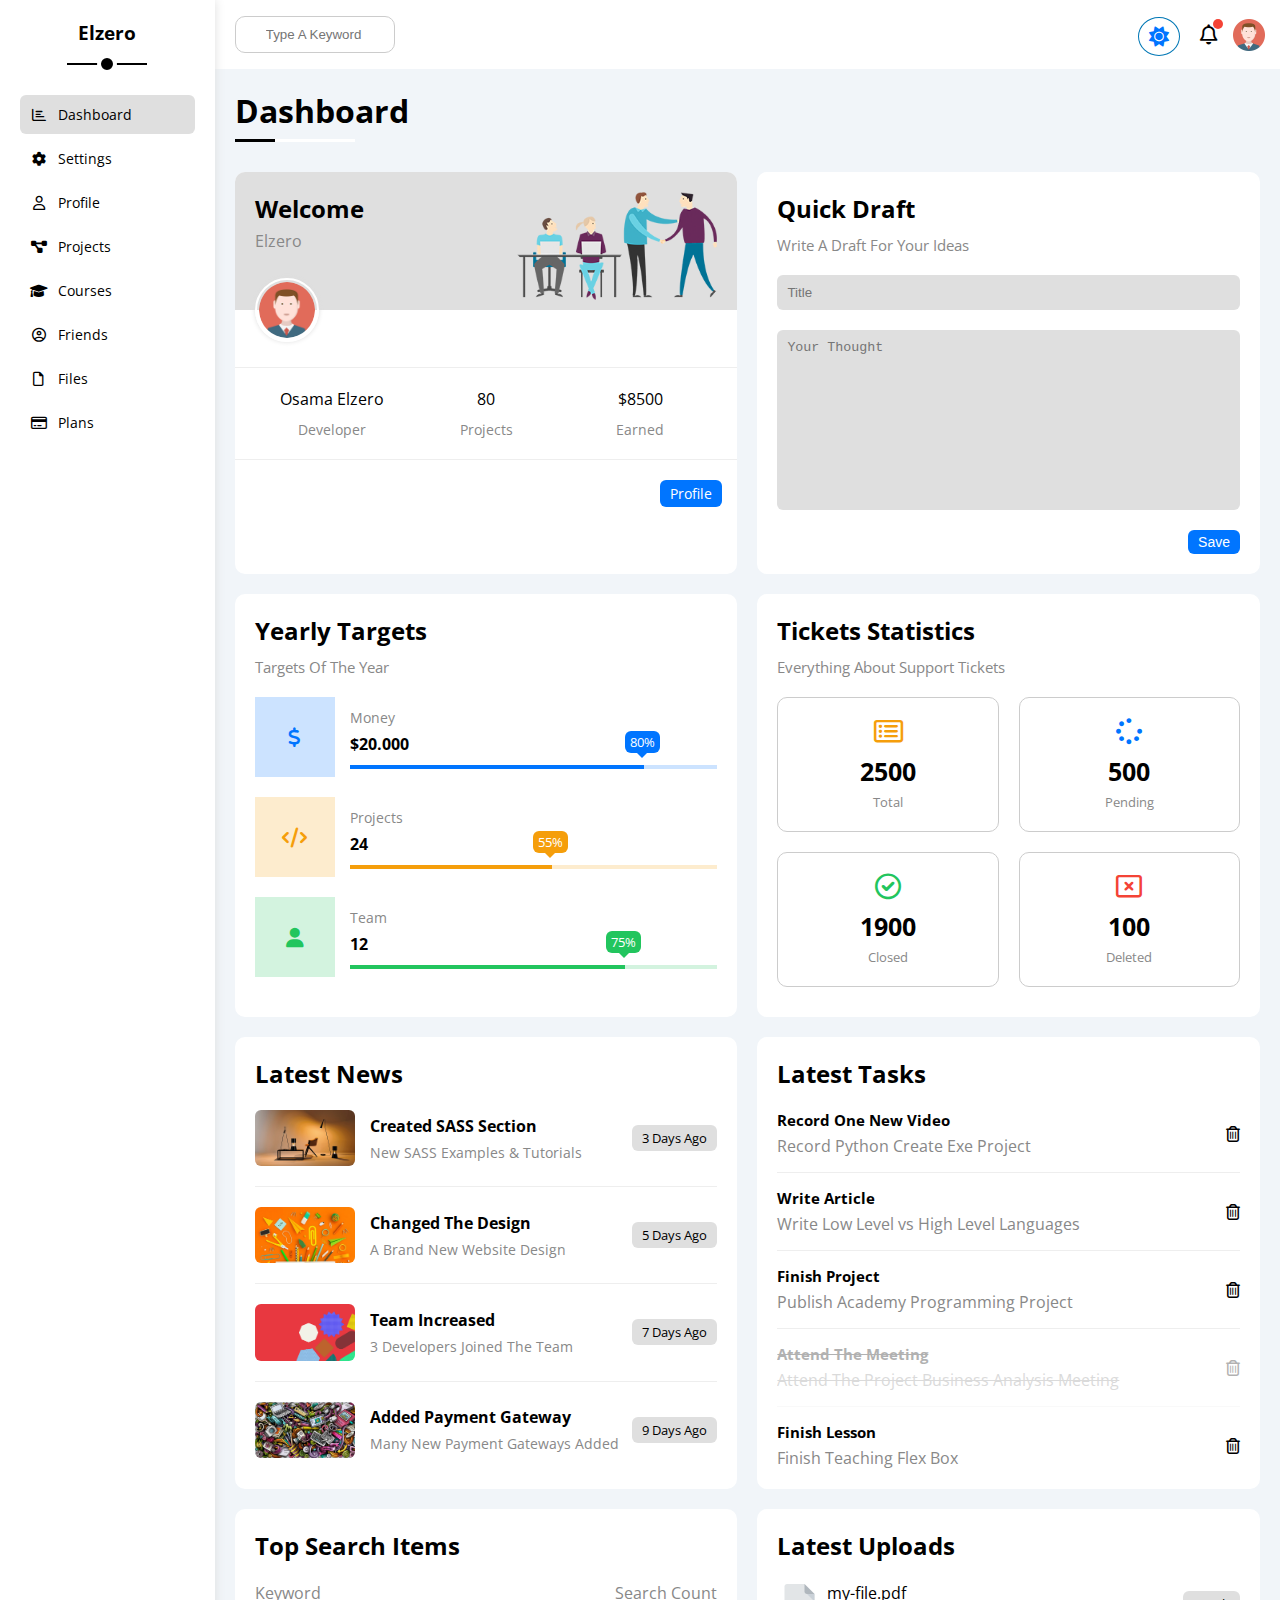
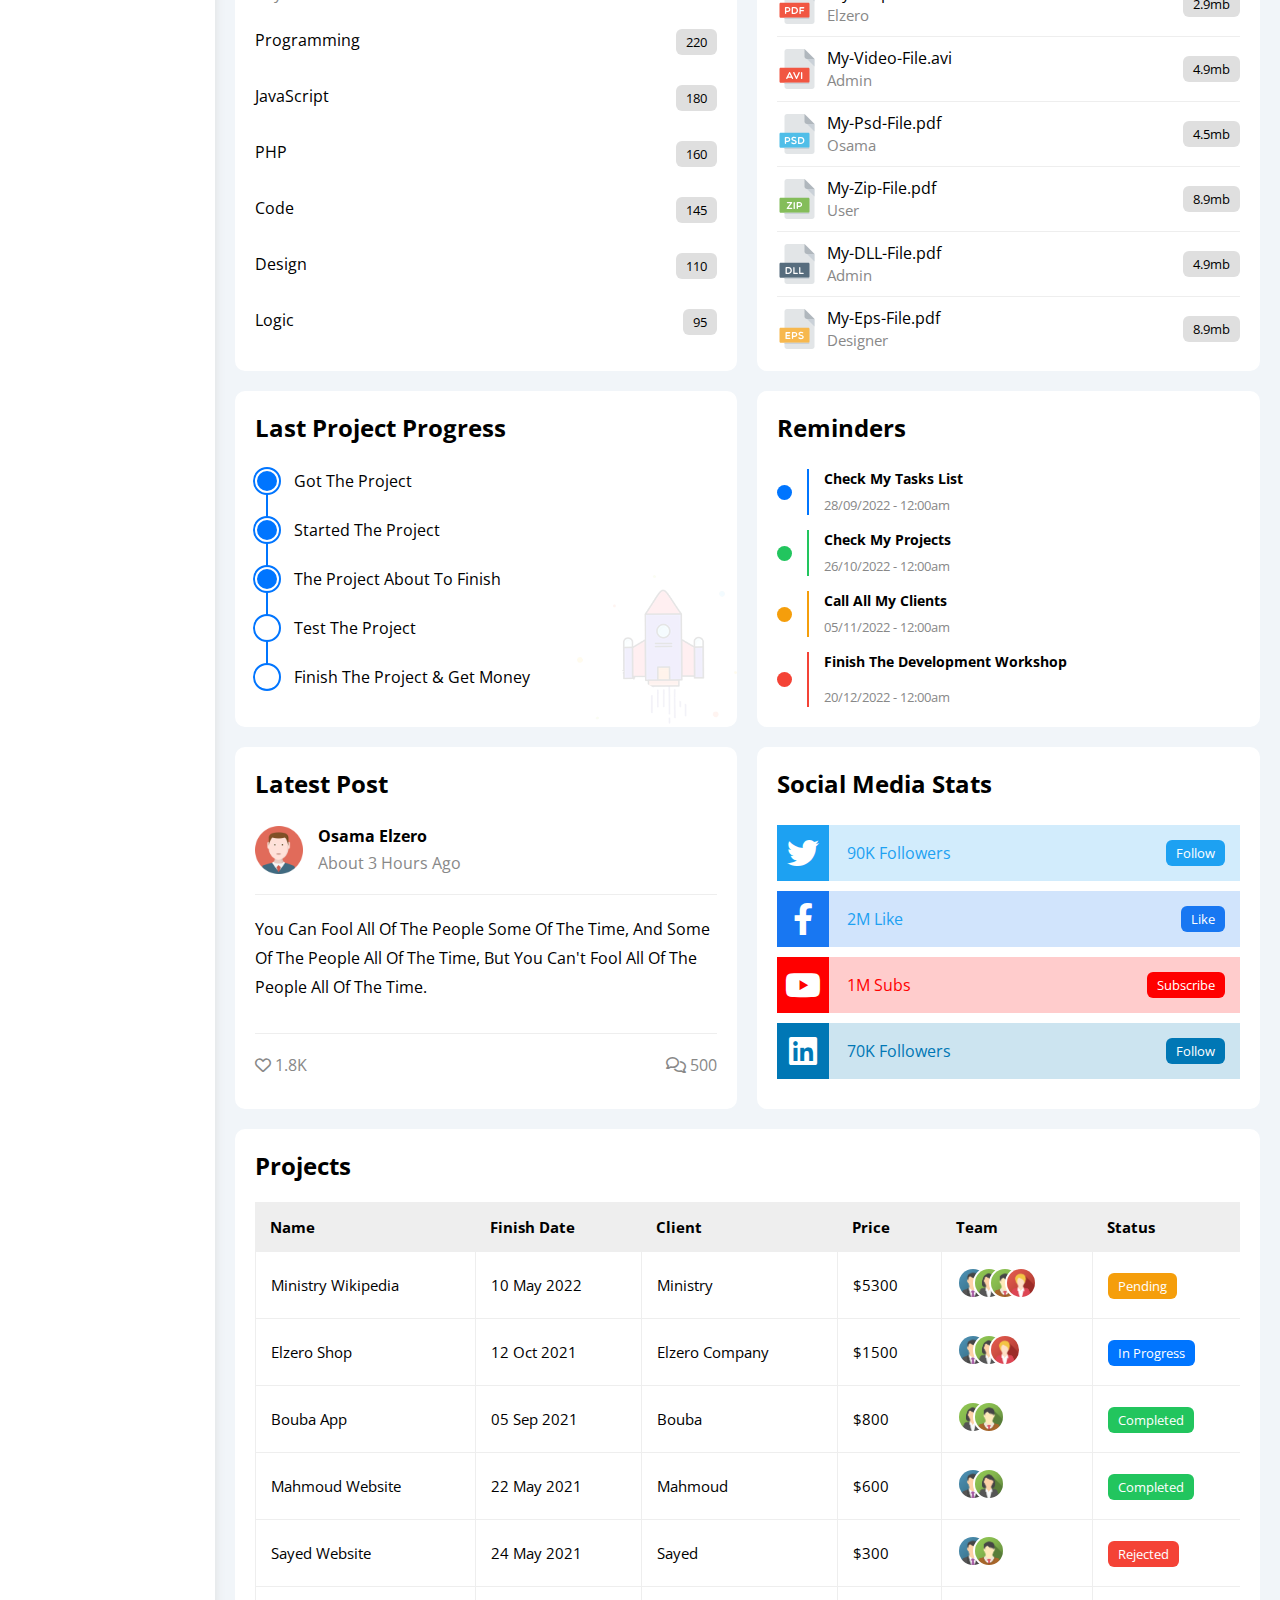
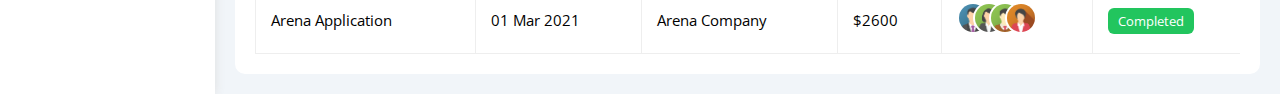
<file: index.html>
<!DOCTYPE html>
<html lang="en">

<head>
    <meta charset="UTF-8" />
    <meta http-equiv="X-UA-Compatible" content="IE=edge" />
    <meta name="viewport" content="width=device-width, initial-scale=1.0" />
    <title>Dashboard</title>
    <link rel="stylesheet" href="css/all.min.css" />
    <link rel="stylesheet" href="css/freamwork.css" />
    <link rel="stylesheet" href="css/master.css" />
    <link rel="preconnect" href="https://fonts.googleapis.com" />
    <link rel="preconnect" href="https://fonts.gstatic.com" crossorigin />
    <link href="https://fonts.googleapis.com/css2?family=Open+Sans:wght@300;500&#038;display=swap" rel="stylesheet" />
</head>

<body>
    <div class="page d-flex">
        <div class="sidebar bg-white p-20 p-relative">
            <h3 class="p-relative txt-c mt-0 c-black">Elzero</h3>
            <ul>
                <li>
                    <a class="active d-flex align-center fs-14 rad-6 p-10" href="index.html">
                        <i class="fa-regular fa-chart-bar c-black fa-fw "></i>
                        <span class="c-black">Dashboard</span>
                    </a>
                </li>
                <li>
                    <a class="d-flex align-center fs-14 c-black rad-6 p-10" href="settings.html">
                        <i class="fa-solid fa-gear fa-fw"></i>
                        <span>Settings</span>
                    </a>
                </li>
                <li>
                    <a class="d-flex align-center fs-14 c-black rad-6 p-10" href="profile.html">
                        <i class="fa-regular fa-user fa-fw"></i>
                        <span>Profile</span>
                    </a>
                </li>
                <li>
                    <a class="d-flex align-center fs-14 c-black rad-6 p-10" href="projects.html">
                        <i class="fa-solid fa-diagram-project fa-fw"></i>
                        <span>Projects</span>
                    </a>
                </li>
                <li>
                    <a class="d-flex align-center fs-14 c-black rad-6 p-10" href="courses.html">
                        <i class="fa-solid fa-graduation-cap fa-fw"></i>
                        <span>Courses</span>
                    </a>
                </li>
                <li>
                    <a class="d-flex align-center fs-14 c-black rad-6 p-10" href="friends.html">
                        <i class="fa-regular fa-circle-user fa-fw"></i>
                        <span>Friends</span>
                    </a>
                </li>
                <li>
                    <a class="d-flex align-center fs-14 c-black rad-6 p-10" href="files.html">
                        <i class="fa-regular fa-file fa-fw"></i>
                        <span>Files</span>
                    </a>
                </li>
                <li>
                    <a class="d-flex align-center fs-14 c-black rad-6 p-10" href="plans.html">
                        <i class="fa-regular fa-credit-card fa-fw"></i>
                        <span>Plans</span>
                    </a>
                </li>
            </ul>
        </div>
        <div class="content w-full">
            <!-- Start Head -->
            <div class="head bg-white p-15 between-flex">
                <div class="search p-relative">
                    <input class="p-10" type="search" placeholder="Type A Keyword" />
                </div>
                <div class="icons d-flex align-center">
                    <i class="fa-solid fa-sun fa-lg dark-theme"></i>
                    <span class="notification p-relative">
                        <i class="fa-regular fa-bell fa-lg c-black"></i>
                    </span>
                    <img decoding="async" src="imgs/avatar.png" alt="" />
                </div>
            </div>
            <!-- End Head -->
            <h1 class="p-relative c-black">Dashboard</h1>
            <div class="wrapper d-grid gap-20">
                <!-- Start Welcome Widget -->
                <div class="welcome bg-white rad-10 txt-c-mobile block-mobile">
                    <div class="intro p-20 d-flex space-between bg-eee">
                        <div>
                            <h2 class="m-0 c-black">Welcome</h2>
                            <p class="c-grey mt-5">Elzero</p>
                        </div>
                        <img decoding="async" class="hide-mobile" src="imgs/welcome.png" alt="" />
                    </div>
                    <img decoding="async" src="imgs/avatar.png" alt="" class="avatar" />
                    <div class="body txt-c d-flex p-20 mt-20 mb-20 block-mobile">
                        <div class="c-black">Osama Elzero <span class="d-block c-grey fs-14 mt-10">Developer</span></div>
                        <div class="c-black">80 <span class="d-block c-grey fs-14 mt-10">Projects</span></div>
                        <div class="c-black">$8500 <span class="d-block c-grey fs-14 mt-10">Earned</span></div>
                    </div>
                    <a href="profile.html" class="visit d-block fs-14 bg-blue c-white w-fit btn-shape">Profile</a>
                </div>
                <!-- End Welcome Widget -->
                <!-- Start Quick Draft Widget -->
                <div class="quick-draft p-20 bg-white rad-10">
                    <h2 class="mt-0 mb-10 c-black">Quick Draft</h2>
                    <p class="mt-0 mb-20 c-grey fs-15">Write A Draft For Your Ideas</p>
                    <form>
                        <input class="d-block mb-20 w-full p-10 b-none bg-eee rad-6" type="text" placeholder="Title" />
                        <textarea class="d-block mb-20 w-full p-10 b-none bg-eee rad-6"
                            placeholder="Your Thought"></textarea>
                        <input class="save d-block fs-14 bg-blue c-white b-none w-fit btn-shape" type="submit"
                            value="Save" />
                    </form>
                </div>
                <!-- End Quick Draft Widget -->
                <!-- Start Targets Widget -->
                <div class="targets p-20 bg-white rad-10">
                    <h2 class="mt-0 mb-10 c-black">Yearly Targets</h2>
                    <p class="mt-0 mb-20 c-grey fs-15">Targets Of The Year</p>
                    <div class="target-row mb-20 blue center-flex">
                        <div class="icon center-flex">
                            <i class="fa-solid fa-dollar-sign fa-lg c-blue"></i>
                        </div>
                        <div class="details">
                            <span class="fs-14 c-grey">Money</span>
                            <span class="d-block mt-5 mb-10 fw-bold c-black">$20.000</span>
                            <div class="progress p-relative">
                                <span class="bg-blue blue" style="width: 80%">
                                    <span class="bg-blue">80%</span>
                                </span>
                            </div>
                        </div>
                    </div>
                    <div class="target-row mb-20 center-flex orange">
                        <div class="icon center-flex">
                            <i class="fa-solid fa-code fa-lg c-orange"></i>
                        </div>
                        <div class="details">
                            <span class="fs-14 c-grey">Projects</span>
                            <span class="d-block mt-5 mb-10 fw-bold c-black">24</span>
                            <div class="progress p-relative">
                                <span class="bg-orange orange" style="width: 55%">
                                    <span class="bg-orange">55%</span>
                                </span>
                            </div>
                        </div>
                    </div>
                    <div class="target-row mb-20 center-flex green">
                        <div class="icon center-flex">
                            <i class="fa-solid fa-user fa-lg c-green"></i>
                        </div>
                        <div class="details">
                            <span class="fs-14 c-grey">Team</span>
                            <span class="d-block mt-5 mb-10 fw-bold c-black">12</span>
                            <div class="progress p-relative">
                                <span class="bg-green green" style="width: 75%">
                                    <span class="bg-green">75%</span>
                                </span>
                            </div>
                        </div>
                    </div>
                </div>
                <!-- End Targets Widget -->
                <!-- Start Ticket Widget -->
                <div class="tickets p-20 bg-white rad-10">
                    <h2 class="mt-0 mb-10 c-black">Tickets Statistics</h2>
                    <p class="mt-0 mb-20 c-grey fs-15">Everything About Support Tickets</p>
                    <div class="d-flex txt-c gap-20 f-wrap">
                        <div class="box p-20 rad-10 fs-13 c-grey">
                            <i class="fa-regular fa-rectangle-list fa-2x mb-10 c-orange"></i>
                            <span class="d-block c-black fw-bold fs-25 mb-5">2500</span>
                            Total
                        </div>
                        <div class="box p-20 rad-10 fs-13 c-grey">
                            <i class="fa-solid fa-spinner fa-2x mb-10 c-blue"></i>
                            <span class="d-block c-black fw-bold fs-25 mb-5">500</span>
                            Pending
                        </div>
                        <div class="box p-20 rad-10 fs-13 c-grey">
                            <i class="fa-regular fa-circle-check fa-2x mb-10 c-green"></i>
                            <span class="d-block c-black fw-bold fs-25 mb-5">1900</span>
                            Closed
                        </div>
                        <div class="box p-20 rad-10 fs-13 c-grey">
                            <i class="fa-regular fa-rectangle-xmark fa-2x mb-10 c-red"></i>
                            <span class="d-block c-black fw-bold fs-25 mb-5">100</span>
                            Deleted
                        </div>
                    </div>
                </div>
                <!-- End Ticket Widget -->
                <!-- Start Latest News Widget -->
                <div class="latest-news p-20 bg-white rad-10 txt-c-mobile">
                    <h2 class="mt-0 mb-20 c-black">Latest News</h2>
                    <div class="news-row d-flex align-center">
                        <img decoding="async" src="imgs/news-01.png" alt="" />
                        <div class="info">
                            <h3 class="c-black">Created SASS Section</h3>
                            <p class="m-0 fs-14 c-grey">New SASS Examples & Tutorials</p>
                        </div>
                        <div class="btn-shape bg-eee fs-13 label">3 Days Ago</div>
                    </div>
                    <div class="news-row d-flex align-center">
                        <img decoding="async" src="imgs/news-02.png" alt="" />
                        <div class="info">
                            <h3 class="c-black">Changed The Design</h3>
                            <p class="m-0 fs-14 c-grey">A Brand New Website Design</p>
                        </div>
                        <div class="btn-shape bg-eee fs-13 label">5 Days Ago</div>
                    </div>
                    <div class="news-row d-flex align-center">
                        <img decoding="async" src="imgs/news-03.png" alt="" />
                        <div class="info">
                            <h3 class="c-black">Team Increased</h3>
                            <p class="m-0 fs-14 c-grey">3 Developers Joined The Team</p>
                        </div>
                        <div class="btn-shape bg-eee fs-13 label">7 Days Ago</div>
                    </div>
                    <div class="news-row d-flex align-center">
                        <img decoding="async" src="imgs/news-04.png" alt="" />
                        <div class="info">
                            <h3 class="c-black">Added Payment Gateway</h3>
                            <p class="m-0 fs-14 c-grey">Many New Payment Gateways Added</p>
                        </div>
                        <div class="btn-shape bg-eee fs-13 label">9 Days Ago</div>
                    </div>
                </div>
                <!-- End Latest News Widget -->
                <!-- Start Tasks Widget -->
                <div class="tasks p-20 bg-white rad-10">
                    <h2 class="mt-0 mb-20 c-black">Latest Tasks</h2>
                    <div class="task-row between-flex">
                        <div class="info">
                            <h3 class="mt-0 mb-5 fs-15 c-black">Record One New Video</h3>
                            <p class="m-0 c-grey">Record Python Create Exe Project</p>
                        </div>
                        <i class="fa-regular fa-trash-can delete c-black"></i>
                    </div>
                    <div class="task-row between-flex">
                        <div class="info">
                            <h3 class="mt-0 mb-5 fs-15 c-black ">Write Article</h3>
                            <p class="m-0 c-grey">Write Low Level vs High Level Languages</p>
                        </div>
                        <i class="fa-regular fa-trash-can delete c-black"></i>
                    </div>
                    <div class="task-row between-flex">
                        <div class="info">
                            <h3 class="mt-0 mb-5 fs-15 c-black">Finish Project</h3>
                            <p class="m-0 c-grey">Publish Academy Programming Project</p>
                        </div>
                        <i class="fa-regular fa-trash-can delete c-black"></i>
                    </div>
                    <div class="task-row between-flex done">
                        <div class="info">
                            <h3 class="mt-0 mb-5 fs-15 c-black">Attend The Meeting</h3>
                            <p class="m-0 c-grey">Attend The Project Business Analysis Meeting</p>
                        </div>
                        <i class="fa-regular fa-trash-can delete c-black"></i>
                    </div>
                    <div class="task-row between-flex">
                        <div class="info">
                            <h3 class="mt-0 mb-5 fs-15 c-black ">Finish Lesson</h3>
                            <p class="m-0 c-grey">Finish Teaching Flex Box</p>
                        </div>
                        <i class="fa-regular fa-trash-can delete c-black"></i>
                    </div>
                </div>
                <!-- End Tasks -->
                <!-- Start Top Search Word Widget -->
                <div class="search-items p-20 bg-white rad-10">
                    <h2 class="mt-0 mb-20 c-black">Top Search Items</h2>
                    <div class="items-head d-flex space-between c-grey mb-10">
                        <div>Keyword</div>
                        <div>Search Count</div>
                    </div>
                    <div class="items d-flex space-between pt-15 pb-15">
                        <span class="c-black">Programming</span>
                        <span class="bg-eee fs-13 btn-shape">220</span>
                    </div>
                    <div class="items d-flex space-between pt-15 pb-15">
                        <span class="c-black">JavaScript</span>
                        <span class="bg-eee btn-shape fs-13">180</span>
                    </div>
                    <div class="items d-flex space-between pt-15 pb-15">
                        <span class="c-black">PHP</span>
                        <span class="bg-eee btn-shape fs-13">160</span>
                    </div>
                    <div class="items d-flex space-between pt-15 pb-15">
                        <span class="c-black">Code</span>
                        <span class="bg-eee btn-shape fs-13">145</span>
                    </div>
                    <div class="items d-flex space-between pt-15 pb-15">
                        <span class="c-black">Design</span>
                        <span class="bg-eee btn-shape fs-13">110</span>
                    </div>
                    <div class="items d-flex space-between pt-15 pb-15">
                        <span class="c-black">Logic</span>
                        <span class="bg-eee btn-shape fs-13">95</span>
                    </div>
                </div>
                <!-- End Top Search Word Widget -->
                <!-- Start Latest Uploads Widget -->
                <div class="latest-uploads p-20 bg-white rad-10">
                    <h2 class="mt-0 mb-20 c-black">Latest Uploads</h2>
                    <ul class="m-0">
                        <li class="between-flex pb-10 mb-10">
                            <div class="d-flex align-center">
                                <img decoding="async" class="mr-10" src="imgs/pdf.svg" alt="" />
                                <div>
                                    <span class="d-block c-black">my-file.pdf</span>
                                    <span class="fs-15 c-grey">Elzero</span>
                                </div>
                            </div>
                            <div class="bg-eee btn-shape fs-13">2.9mb</div>
                        </li> 
                        <li class="between-flex pb-10 mb-10">
                            <div class="d-flex align-center">
                                <img decoding="async" class="mr-10" src="imgs/avi.svg" alt="" />
                                <div>
                                    <span class="d-block c-black">My-Video-File.avi</span>
                                    <span class="fs-15 c-grey">Admin</span>
                                </div>
                            </div>
                            <div class="bg-eee btn-shape fs-13">4.9mb</div>
                        </li>
                        <li class="between-flex pb-10 mb-10">
                            <div class="d-flex align-center">
                                <img decoding="async" class="mr-10" src="imgs/psd.svg" alt="" />
                                <div>
                                    <span class="d-block c-black">My-Psd-File.pdf</span>
                                    <span class="fs-15 c-grey">Osama</span>
                                </div>
                            </div>
                            <div class="bg-eee btn-shape fs-13">4.5mb</div>
                        </li>
                        <li class="between-flex pb-10 mb-10">
                            <div class="d-flex align-center">
                                <img decoding="async" class="mr-10" src="imgs/zip.svg" alt="" />
                                <div>
                                    <span class="d-block c-black">My-Zip-File.pdf</span>
                                    <span class="fs-15 c-grey">User</span>
                                </div>
                            </div>
                            <div class="bg-eee btn-shape fs-13">8.9mb</div>
                        </li>
                        <li class="between-flex pb-10 mb-10">
                            <div class="d-flex align-center">
                                <img decoding="async" class="mr-10" src="imgs/dll.svg" alt="" />
                                <div>
                                    <span class="d-block c-black">My-DLL-File.pdf</span>
                                    <span class="fs-15 c-grey">Admin</span>
                                </div>
                            </div>
                            <div class="bg-eee btn-shape fs-13">4.9mb</div>
                        </li>
                        <li class="between-flex">
                            <div class="d-flex align-center">
                                <img decoding="async" class="mr-10" src="imgs/eps.svg" alt="" />
                                <div>
                                    <span class="d-block c-black">My-Eps-File.pdf</span>
                                    <span class="fs-15 c-grey">Designer</span>
                                </div>
                            </div>
                            <div class="bg-eee btn-shape fs-13">8.9mb</div>
                        </li>
                    </ul>
                </div>
                <!-- End Latest Uploads Widget -->
                <!-- Start Last Project Progress Widget -->
                <div class="last-project p-20 bg-white rad-10 p-relative">
                    <h2 class="mt-0 mb-20 c-black">Last Project Progress</h2>
                    <ul class="m-0 p-relative">
                        <li class="mt-25 d-flex align-center done c-black">Got The Project</li>
                        <li class="mt-25 d-flex align-center done c-black">Started The Project</li>
                        <li class="mt-25 d-flex align-center done c-black">The Project About To Finish</li>
                        <li class="mt-25 d-flex align-center current c-black">Test The Project</li>
                        <li class="mt-25 d-flex align-center c-black">Finish The Project & Get Money</li>
                    </ul>
                    <img decoding="async" class="launch-icon hide-mobile" src="imgs/project.png" alt="" />
                </div>
                <!-- End Last Project Progress Widget -->
                <!-- Start Reminders Widget -->
                <div class="reminders p-20 bg-white rad-10 p-relative">
                    <h2 class="mt-0 mb-25 c-black">Reminders</h2>
                    <ul class="m-0">
                        <li class="d-flex align-center mt-15">
                            <span class="key bg-blue mr-15 d-block rad-half"></span>
                            <div class="pl-15 blue">
                                <p class="fs-14 fw-bold mt-0 mb-5 c-black">Check My Tasks List</p>
                                <span class="fs-13 c-grey">28/09/2022 - 12:00am</span>
                            </div>
                        </li>
                        <li class="d-flex align-center mt-15">
                            <span class="key bg-green mr-15 d-block rad-half"></span>
                            <div class="pl-15 green">
                                <p class="fs-14 fw-bold mt-0 mb-5 c-black">Check My Projects</p>
                                <span class="fs-13 c-grey">26/10/2022 - 12:00am</span>
                            </div>
                        </li>
                        <li class="d-flex align-center mt-15">
                            <span class="key bg-orange mr-15 d-block rad-half"></span>
                            <div class="pl-15 orange">
                                <p class="fs-14 fw-bold mt-0 mb-5 c-black">Call All My Clients</p>
                                <span class="fs-13 c-grey">05/11/2022 - 12:00am</span>
                            </div>
                        </li>
                        <li class="d-flex align-center mt-15">
                            <span class="key bg-red mr-15 d-block rad-half"></span>
                            <div class="pl-15 red">
                                <p class="fs-14 fw-bold mt-0 mb- c-black">Finish The Development Workshop</p>
                                <span class="fs-13 c-grey">20/12/2022 - 12:00am</span>
                            </div>
                        </li>
                    </ul>
                </div>
                <!-- End Reminders Widget -->
                <!-- Start Latest Post Widget -->
                <div class="latest-post p-20 bg-white rad-10 p-relative">
                    <h2 class="mt-0 mb-25 c-black">Latest Post</h2>
                    <div class="top d-flex align-center">
                        <img decoding="async" class="avatar mr-15" src="imgs/avatar.png" alt="" />
                        <div class="info">
                            <span class="d-block mb-5 fw-bold c-black">Osama Elzero</span>
                            <span class="c-grey">About 3 Hours Ago</span>
                        </div>
                    </div>
                    <div class="post-content txt-c-mobile pt-20 pb-20 mt-20 mb-20 c-black">
                        You can fool all of the people some of the time, and some of the people all of the time, but you
                        can't
                        fool all of the people all of the time.
                    </div>
                    <div class="post-stats between-flex c-grey">
                        <div>
                            <i class="fa-regular fa-heart"></i>
                            <span>1.8K</span>
                        </div>
                        <div>
                            <i class="fa-regular fa-comments"></i>
                            <span>500</span>
                        </div>
                    </div>
                </div>
                <!-- End Latest Post Widget -->
                <!-- Start Social Media Stats Widget -->
                <div class="social-media p-20 bg-white rad-10 p-relative">
                    <h2 class="mt-0 mb-25 c-black">Social Media Stats</h2>
                    <div class="box twitter p-15 p-relative mb-10 between-flex">
                        <i class="fa-brands fa-twitter fa-2x c-white h-full center-flex"></i>
                        <span>90K Followers</span>
                        <a class="fs-13 c-white btn-shape" href="#">Follow</a>
                    </div>
                    <div class="box facebook p-15 p-relative mb-10 between-flex">
                        <i class="fa-brands fa-facebook-f fa-2x c-white h-full center-flex"></i>
                        <span>2M Like</span>
                        <a class="fs-13 c-white btn-shape" href="#">Like</a>
                    </div>
                    <div class="box youtube p-15 p-relative mb-10 between-flex">
                        <i class="fa-brands fa-youtube fa-2x c-white h-full center-flex"></i>
                        <span>1M Subs</span>
                        <a class="fs-13 c-white btn-shape" href="#">Subscribe</a>
                    </div>
                    <div class="box linkedin p-15 p-relative mb-10 between-flex">
                        <i class="fa-brands fa-linkedin fa-2x c-white h-full center-flex"></i>
                        <span>70K Followers</span>
                        <a class="fs-13 c-white btn-shape" href="#">Follow</a>
                    </div>
                </div>
                <!-- Start End Media Stats Widget -->
            </div>
            <!-- Start Projects Table -->
            <div class="projects p-20 bg-white rad-10 m-20">
                <h2 class="mt-0 mb-20 c-black">Projects</h2>
                <div class="responsive-table">
                    <table class="fs-15 w-full">
                        <thead>
                            <tr>
                                <td>Name</td>
                                <td>Finish Date</td>
                                <td>Client</td>
                                <td>Price</td>
                                <td>Team</td>
                                <td>Status</td>
                            </tr>
                        </thead>
                        <tbody>
                            <tr class="c-black">
                                <td>Ministry Wikipedia</td>
                                <td>10 May 2022</td>
                                <td>Ministry</td>
                                <td>$5300</td>
                                <td>
                                    <img decoding="async" src="imgs/team-01.png" alt="" />
                                    <img decoding="async" src="imgs/team-02.png" alt="" />
                                    <img decoding="async" src="imgs/team-03.png" alt="" />
                                    <img decoding="async" src="imgs/team-05.png" alt="" />
                                </td>
                                <td>
                                    <span class="label btn-shape bg-orange c-white">Pending</span>
                                </td>
                            </tr>
                            <tr class="c-black">
                                <td>Elzero Shop</td>
                                <td>12 Oct 2021</td>
                                <td>Elzero Company</td>
                                <td>$1500</td>
                                <td>
                                    <img decoding="async" src="imgs/team-01.png" alt="" />
                                    <img decoding="async" src="imgs/team-02.png" alt="" />
                                    <img decoding="async" src="imgs/team-05.png" alt="" />
                                </td>
                                <td><span class="label btn-shape bg-blue c-white">In Progress</span></td>
                            </tr>
                            <tr class="c-black">
                                <td>Bouba App</td>
                                <td>05 Sep 2021</td>
                                <td>Bouba</td>
                                <td>$800</td>
                                <td>
                                    <img decoding="async" src="imgs/team-02.png" alt="" />
                                    <img decoding="async" src="imgs/team-03.png" alt="" />
                                </td>
                                <td><span class="label btn-shape bg-green c-white">Completed</span></td>
                            </tr>
                            <tr class="c-black">
                                <td>Mahmoud Website</td>
                                <td>22 May 2021</td>
                                <td>Mahmoud</td>
                                <td>$600</td>
                                <td>
                                    <img decoding="async" src="imgs/team-01.png" alt="" />
                                    <img decoding="async" src="imgs/team-02.png" alt="" />
                                </td>
                                <td><span class="label btn-shape bg-green c-white">Completed</span></td>
                            </tr>
                            <tr class="c-black">
                                <td>Sayed Website</td>
                                <td>24 May 2021</td>
                                <td>Sayed</td>
                                <td>$300</td>
                                <td>
                                    <img decoding="async" src="imgs/team-01.png" alt="" />
                                    <img decoding="async" src="imgs/team-03.png" alt="" />
                                </td>
                                <td><span class="label btn-shape bg-red c-white">Rejected</span></td>
                            </tr> 
                            <tr class="c-black">
                                <td>Arena Application</td>
                                <td>01 Mar 2021</td>
                                <td>Arena Company</td>
                                <td>$2600</td>
                                <td>
                                    <img decoding="async" src="imgs/team-01.png" alt="" />
                                    <img decoding="async" src="imgs/team-02.png" alt="" />
                                    <img decoding="async" src="imgs/team-03.png" alt="" />
                                    <img decoding="async" src="imgs/team-04.png" alt="" />
                                </td>
                                <td><span class="label btn-shape bg-green c-white">Completed</span></td>
                            </tr>
                        </tbody>
                    </table>
                </div>
            </div>
            <!-- End Projects Table -->
        </div>
    </div>




    <script src="script.js"></script>
</body>

</html>
</file>
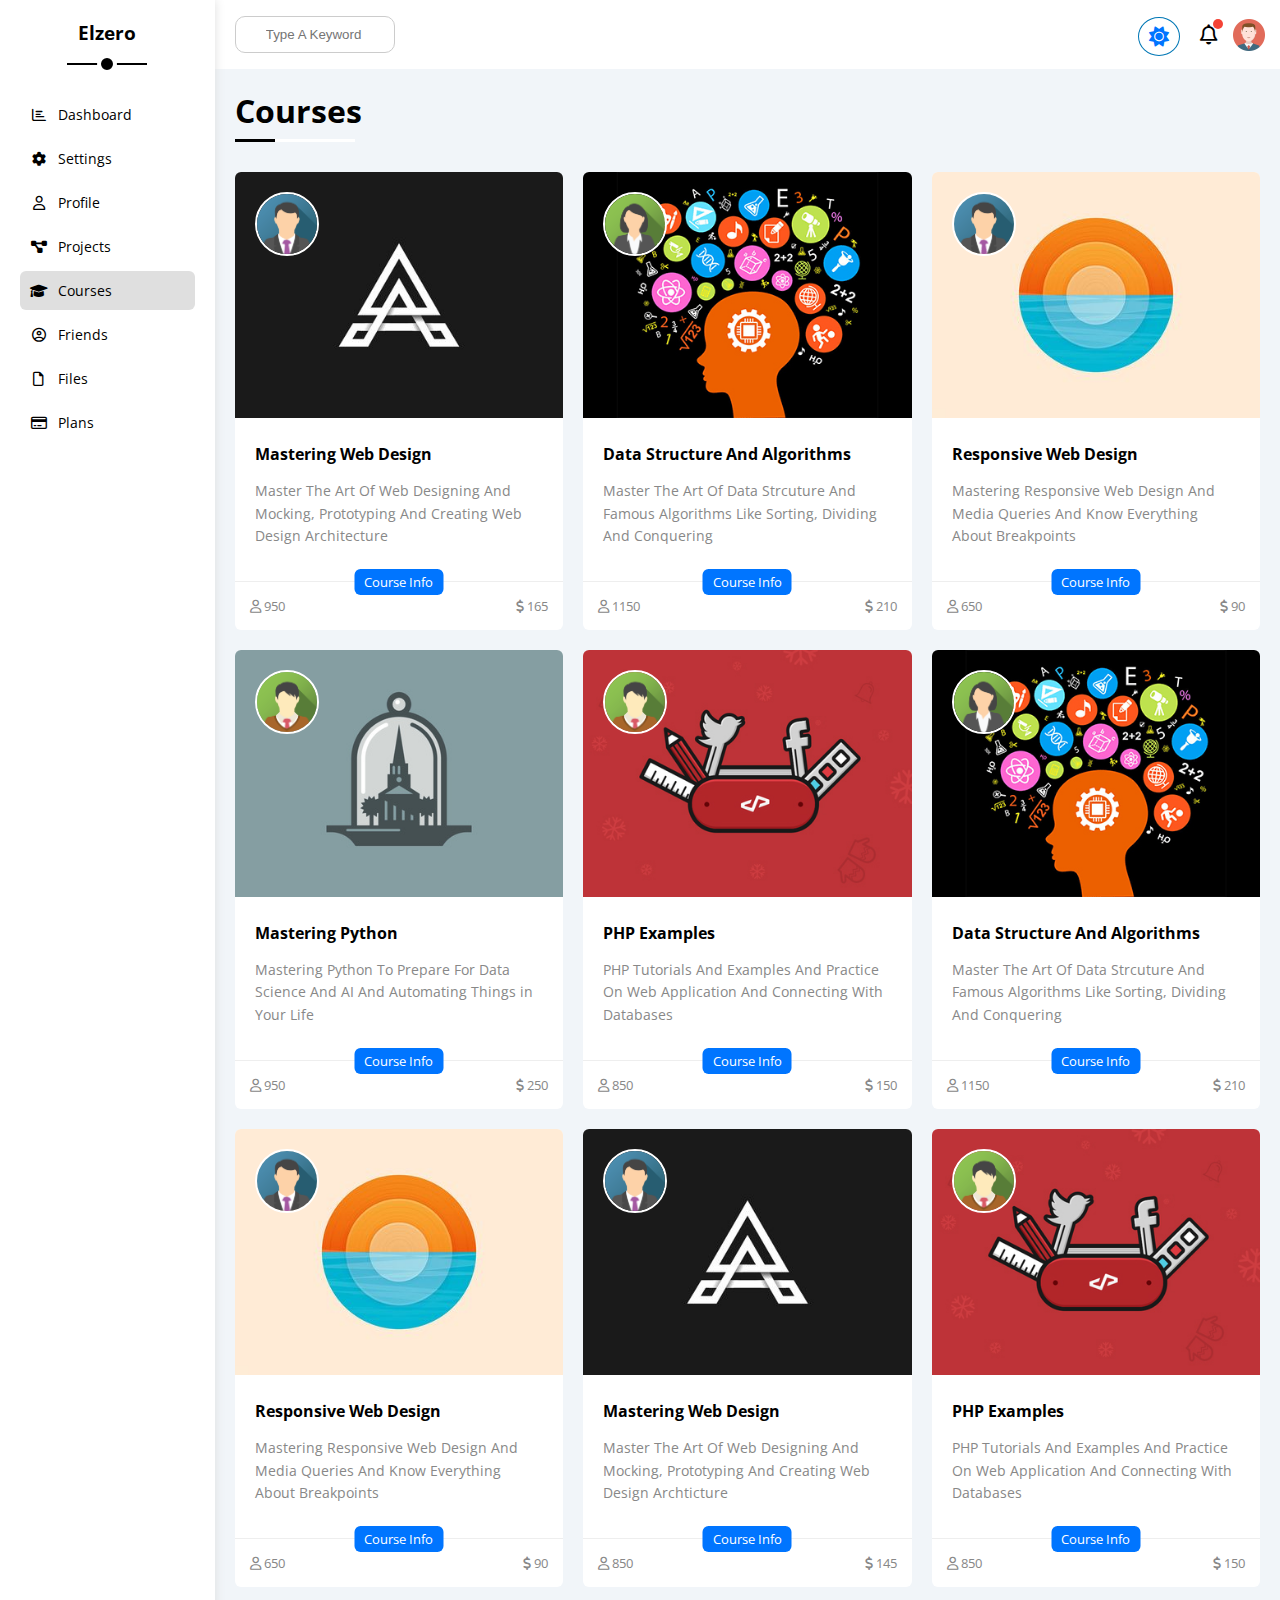
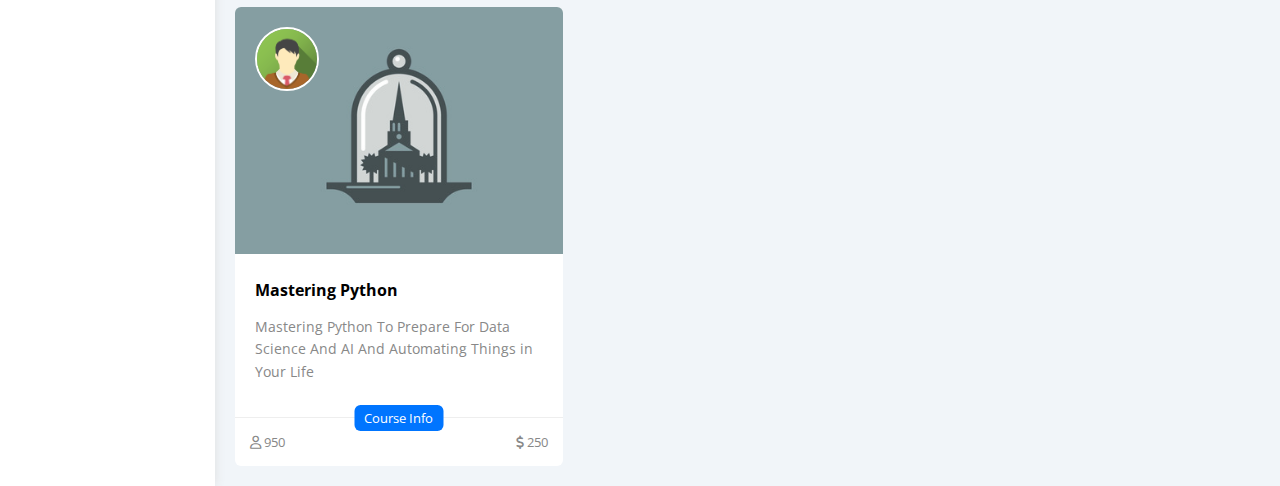
<file: courses.html>
<!DOCTYPE html>
<html lang="en">

<head>
    <meta charset="UTF-8" />
    <meta http-equiv="X-UA-Compatible" content="IE=edge" />
    <meta name="viewport" content="width=device-width, initial-scale=1.0" />
    <title>Courses</title>
    <link rel="stylesheet" href="css/all.min.css" />
    <link rel="stylesheet" href="css/freamwork.css" />
    <link rel="stylesheet" href="css/master.css" />
    <link rel="preconnect" href="https://fonts.googleapis.com" />
    <link rel="preconnect" href="https://fonts.gstatic.com" crossorigin />
    <link href="https://fonts.googleapis.com/css2?family=Open+Sans:wght@300;500&#038;display=swap" rel="stylesheet" />
</head>

<body>
    <div class="page d-flex">
        <div class="sidebar bg-white p-20 p-relative">
            <h3 class="p-relative txt-c mt-0">Elzero</h3>
            <ul>
                <li>
                    <a class="d-flex align-center fs-14 c-black rad-6 p-10" href="index.html">
                        <i class="fa-regular fa-chart-bar fa-fw"></i>
                        <span>Dashboard</span>
                    </a>
                </li>
                <li>
                    <a class="d-flex align-center fs-14 c-black rad-6 p-10" href="settings.html">
                        <i class="fa-solid fa-gear fa-fw"></i>
                        <span>Settings</span>
                    </a>
                </li>
                <li>
                    <a class="d-flex align-center fs-14 c-black rad-6 p-10" href="profile.html">
                        <i class="fa-regular fa-user fa-fw"></i>
                        <span>Profile</span>
                    </a>
                </li>
                <li>
                    <a class="d-flex align-center fs-14 c-black rad-6 p-10" href="projects.html">
                        <i class="fa-solid fa-diagram-project fa-fw"></i>
                        <span>Projects</span>
                    </a>
                </li>
                <li>
                    <a class="active d-flex align-center fs-14 c-black rad-6 p-10" href="courses.html">
                        <i class="fa-solid fa-graduation-cap fa-fw"></i>
                        <span>Courses</span>
                    </a>
                </li>
                <li>
                    <a class="d-flex align-center fs-14 c-black rad-6 p-10" href="friends.html">
                        <i class="fa-regular fa-circle-user fa-fw"></i>
                        <span>Friends</span>
                    </a>
                </li>
                <li>
                    <a class="d-flex align-center fs-14 c-black rad-6 p-10" href="files.html">
                        <i class="fa-regular fa-file fa-fw"></i>
                        <span>Files</span>
                    </a>
                </li>
                <li>
                    <a class="d-flex align-center fs-14 c-black rad-6 p-10" href="plans.html">
                        <i class="fa-regular fa-credit-card fa-fw"></i>
                        <span>Plans</span>
                    </a>
                </li>
            </ul>
        </div>
        <div class="content w-full">
            <!-- Start Head -->
            <div class="head bg-white p-15 between-flex">
                <div class="search p-relative">
                    <input class="p-10" type="search" placeholder="Type A Keyword" />
                </div>
                <div class="icons d-flex align-center">
                    <i class="fa-solid fa-sun fa-lg dark-theme"></i>
                    <span class="notification p-relative">
                        <i class="fa-regular fa-bell fa-lg"></i>
                    </span>
                    <img decoding="async" src="imgs/avatar.png" alt="" />
                </div>
            </div>
            <!-- End Head -->
            <h1 class="p-relative">Courses</h1>
            <div class="courses-page d-grid m-20 gap-20">
                <div class="course bg-white rad-6 p-relative">
                    <img decoding="async" class="cover" src="imgs/course-01.jpg" alt="" />
                    <img decoding="async" class="instructor" src="imgs/team-01.png" alt="" />
                    <div class="p-20">
                        <h4 class="m-0">Mastering Web Design</h4>
                        <p class="description c-grey mt-15 fs-14">
                            Master The Art Of Web Designing And Mocking, Prototyping And Creating Web Design
                            Architecture
                        </p>
                    </div>
                    <div class="info p-15 p-relative between-flex">
                        <span class="title bg-blue c-white btn-shape">Course Info</span>
                        <span class="c-grey">
                            <i class="fa-regular fa-user"></i>
                            950
                        </span>
                        <span class="c-grey">
                            <i class="fa-solid fa-dollar-sign"></i>
                            165
                        </span>
                    </div>
                </div>
                <div class="course bg-white rad-6 p-relative">
                    <img decoding="async" class="cover" src="imgs/course-02.jpg" alt="" />
                    <img decoding="async" class="instructor" src="imgs/team-02.png" alt="" />
                    <div class="p-20">
                        <h4 class="m-0">Data Structure And Algorithms</h4>
                        <p class="description c-grey mt-15 fs-14">
                            Master The Art Of Data Strcuture And Famous Algorithms Like Sorting, Dividing And Conquering
                        </p>
                    </div>
                    <div class="info p-15 p-relative between-flex">
                        <span class="title bg-blue c-white btn-shape">Course Info</span>
                        <span class="c-grey"> <i class="fa-regular fa-user"></i> 1150</span>
                        <span class="c-grey"><i class="fa-solid fa-dollar-sign"></i> 210</span>
                    </div>
                </div>
                <div class="course bg-white rad-6 p-relative">
                    <img decoding="async" class="cover" src="imgs/course-03.jpg" alt="" />
                    <img decoding="async" class="instructor" src="imgs/team-01.png" alt="" />
                    <div class="p-20">
                        <h4 class="m-0">Responsive Web Design</h4>
                        <p class="description c-grey mt-15 fs-14">
                            Mastering Responsive Web Design And Media Queries And Know Everything About Breakpoints
                        </p>
                    </div>
                    <div class="info p-15 p-relative between-flex">
                        <span class="title bg-blue c-white btn-shape">Course Info</span>
                        <span class="c-grey"> <i class="fa-regular fa-user"></i> 650</span>
                        <span class="c-grey"><i class="fa-solid fa-dollar-sign"></i> 90</span>
                    </div>
                </div>
                <div class="course bg-white rad-6 p-relative">
                    <img decoding="async" class="cover" src="imgs/course-04.jpg" alt="" />
                    <img decoding="async" class="instructor" src="imgs/team-03.png" alt="" />
                    <div class="p-20">
                        <h4 class="m-0">Mastering Python</h4>
                        <p class="description c-grey mt-15 fs-14">
                            Mastering Python To Prepare For Data Science And AI And Automating Things in Your Life
                        </p>
                    </div>
                    <div class="info p-15 p-relative between-flex">
                        <span class="title bg-blue c-white btn-shape">Course Info</span>
                        <span class="c-grey"> <i class="fa-regular fa-user"></i> 950</span>
                        <span class="c-grey"><i class="fa-solid fa-dollar-sign"></i> 250</span>
                    </div>
                </div>
                <div class="course bg-white rad-6 p-relative">
                    <img decoding="async" class="cover" src="imgs/course-05.jpg" alt="" />
                    <img decoding="async" class="instructor" src="imgs/team-03.png" alt="" />
                    <div class="p-20">
                        <h4 class="m-0">PHP Examples</h4>
                        <p class="description c-grey mt-15 fs-14">
                            PHP Tutorials And Examples And Practice On Web Application And Connecting With Databases
                        </p>
                    </div>
                    <div class="info p-15 p-relative between-flex">
                        <span class="title bg-blue c-white btn-shape">Course Info</span>
                        <span class="c-grey"> <i class="fa-regular fa-user"></i> 850</span>
                        <span class="c-grey"><i class="fa-solid fa-dollar-sign"></i> 150</span>
                    </div>
                </div>
                <div class="course bg-white rad-6 p-relative">
                    <img decoding="async" class="cover" src="imgs/course-02.jpg" alt="" />
                    <img decoding="async" class="instructor" src="imgs/team-02.png" alt="" />
                    <div class="p-20">
                        <h4 class="m-0">Data Structure And Algorithms</h4>
                        <p class="description c-grey mt-15 fs-14">
                            Master The Art Of Data Strcuture And Famous Algorithms Like Sorting, Dividing And Conquering
                        </p>
                    </div>
                    <div class="info p-15 p-relative between-flex">
                        <span class="title bg-blue c-white btn-shape">Course Info</span>
                        <span class="c-grey"> <i class="fa-regular fa-user"></i> 1150</span>
                        <span class="c-grey"><i class="fa-solid fa-dollar-sign"></i> 210</span>
                    </div>
                </div>
                <div class="course bg-white rad-6 p-relative">
                    <img decoding="async" class="cover" src="imgs/course-03.jpg" alt="" />
                    <img decoding="async" class="instructor" src="imgs/team-01.png" alt="" />
                    <div class="p-20">
                        <h4 class="m-0">Responsive Web Design</h4>
                        <p class="description c-grey mt-15 fs-14">
                            Mastering Responsive Web Design And Media Queries And Know Everything About Breakpoints
                        </p>
                    </div>
                    <div class="info p-15 p-relative between-flex">
                        <span class="title bg-blue c-white btn-shape">Course Info</span>
                        <span class="c-grey"> <i class="fa-regular fa-user"></i> 650</span>
                        <span class="c-grey"><i class="fa-solid fa-dollar-sign"></i> 90</span>
                    </div>
                </div>
                <div class="course bg-white rad-6 p-relative">
                    <img decoding="async" class="cover" src="imgs/course-01.jpg" alt="" />
                    <img decoding="async" class="instructor" src="imgs/team-01.png" alt="" />
                    <div class="p-20">
                        <h4 class="m-0">Mastering Web Design</h4>
                        <p class="description c-grey mt-15 fs-14">
                            Master The Art Of Web Designing And Mocking, Prototyping And Creating Web Design Archticture
                        </p>
                    </div>
                    <div class="info p-15 p-relative between-flex">
                        <span class="title bg-blue c-white btn-shape">Course Info</span>
                        <span class="c-grey"> <i class="fa-regular fa-user"></i> 850</span>
                        <span class="c-grey"><i class="fa-solid fa-dollar-sign"></i> 145</span>
                    </div>
                </div>
                <div class="course bg-white rad-6 p-relative">
                    <img decoding="async" class="cover" src="imgs/course-05.jpg" alt="" />
                    <img decoding="async" class="instructor" src="imgs/team-03.png" alt="" />
                    <div class="p-20">
                        <h4 class="m-0">PHP Examples</h4>
                        <p class="description c-grey mt-15 fs-14">
                            PHP Tutorials And Examples And Practice On Web Application And Connecting With Databases
                        </p>
                    </div>
                    <div class="info p-15 p-relative between-flex">
                        <span class="title bg-blue c-white btn-shape">Course Info</span>
                        <span class="c-grey"> <i class="fa-regular fa-user"></i> 850</span>
                        <span class="c-grey"><i class="fa-solid fa-dollar-sign"></i> 150</span>
                    </div>
                </div>
                <div class="course bg-white rad-6 p-relative">
                    <img decoding="async" class="cover" src="imgs/course-04.jpg" alt="" />
                    <img decoding="async" class="instructor" src="imgs/team-03.png" alt="" />
                    <div class="p-20">
                        <h4 class="m-0">Mastering Python</h4>
                        <p class="description c-grey mt-15 fs-14">
                            Mastering Python To Prepare For Data Science And AI And Automating Things in Your Life
                        </p>
                    </div>
                    <div class="info p-15 p-relative between-flex">
                        <span class="title bg-blue c-white btn-shape">Course Info</span>
                        <span class="c-grey"> <i class="fa-regular fa-user"></i> 950</span>
                        <span class="c-grey"><i class="fa-solid fa-dollar-sign"></i> 250</span>
                    </div>
                </div>
            </div>
        </div>
    </div>


    <script src="script.js"></script>
</body>

</html>
</file>
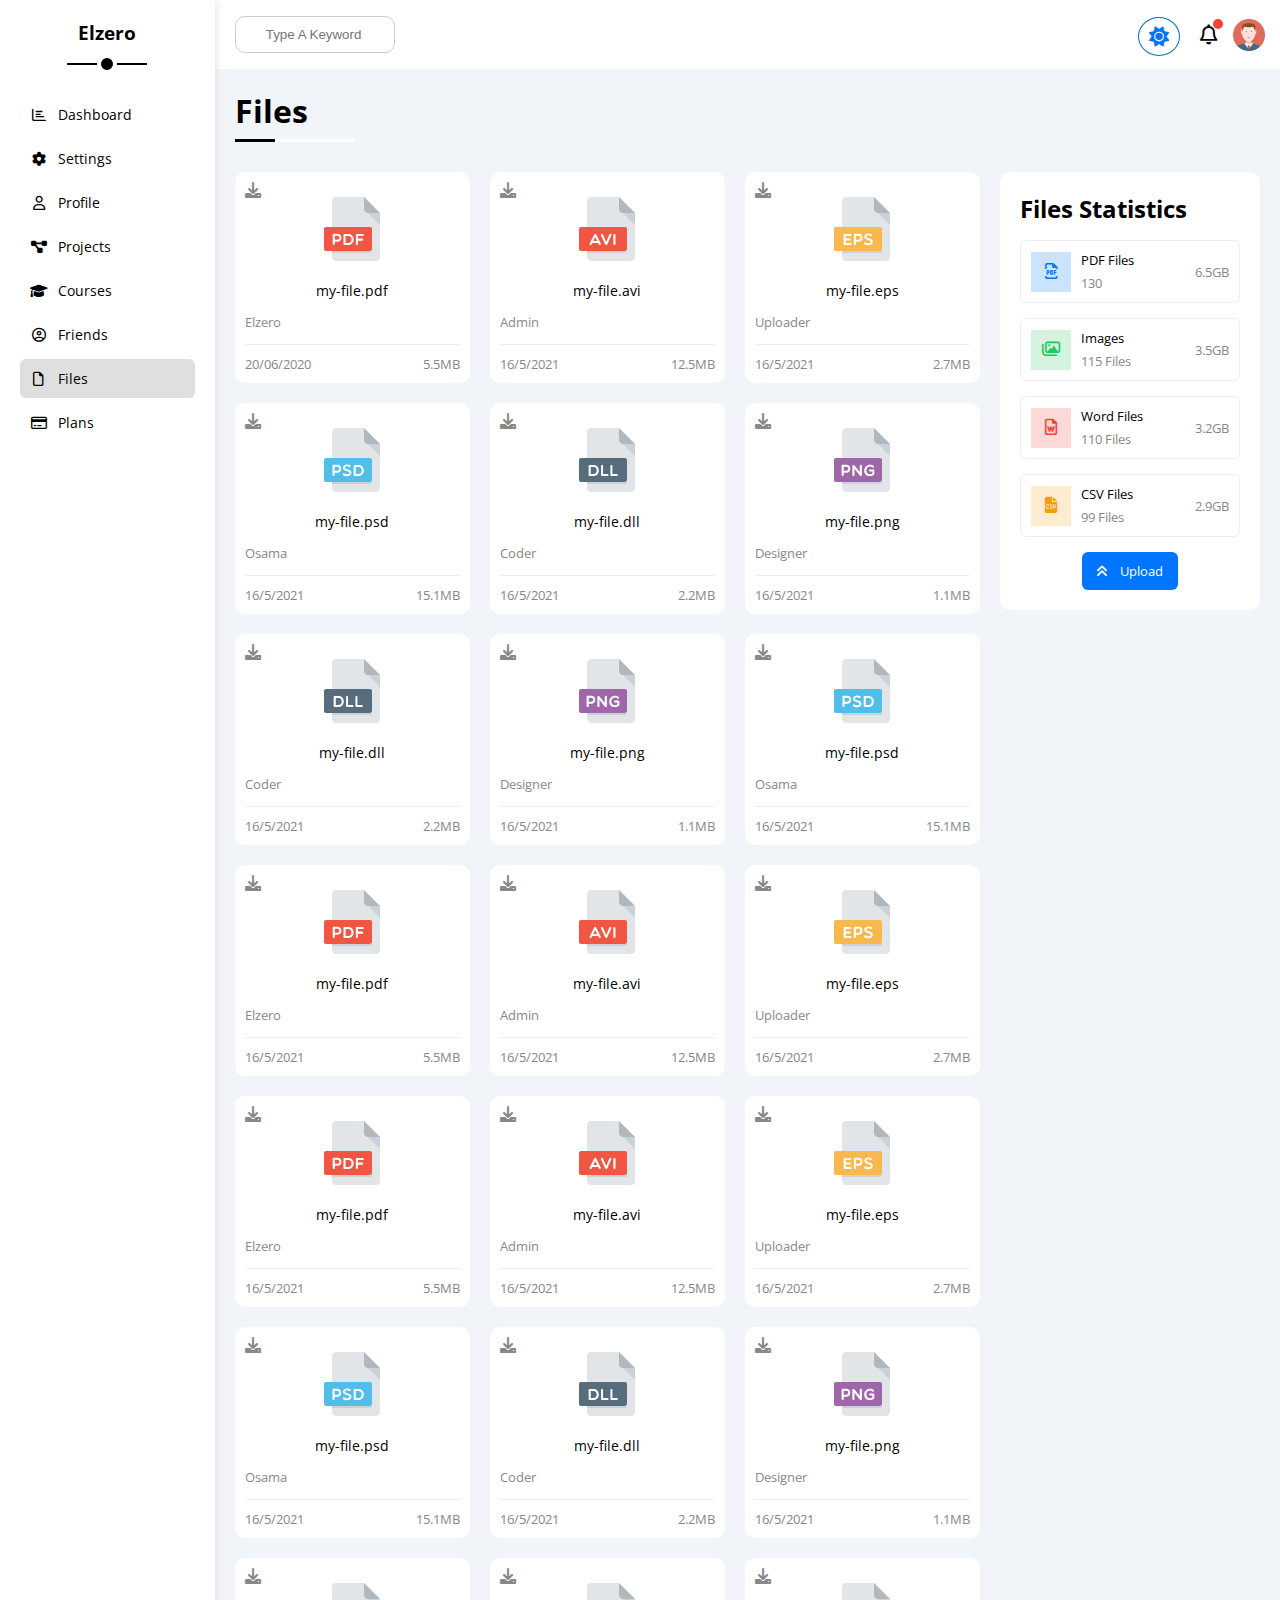
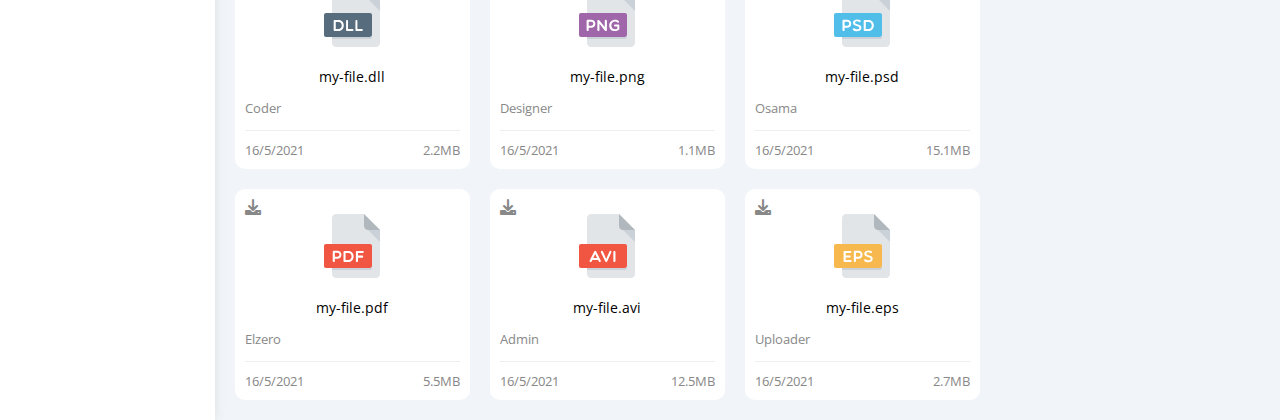
<file: files.html>
<!DOCTYPE html>
<html lang="en">

<head>
    <meta charset="UTF-8" />
    <meta http-equiv="X-UA-Compatible" content="IE=edge" />
    <meta name="viewport" content="width=device-width, initial-scale=1.0" />
    <title>Files</title>
    <link rel="stylesheet" href="css/all.min.css" />
    <link rel="stylesheet" href="css/freamwork.css" />
    <link rel="stylesheet" href="css/master.css" />
    <link rel="preconnect" href="https://fonts.googleapis.com" />
    <link rel="preconnect" href="https://fonts.gstatic.com" crossorigin />
    <link href="https://fonts.googleapis.com/css2?family=Open+Sans:wght@300;500&#038;display=swap" rel="stylesheet" />
</head>

<body>
    <div class="page d-flex">
        <div class="sidebar bg-white p-20 p-relative">
            <h3 class="p-relative txt-c mt-0">Elzero</h3>
            <ul>
                <li>
                    <a class="d-flex align-center fs-14 c-black rad-6 p-10" href="index.html">
                        <i class="fa-regular fa-chart-bar fa-fw"></i>
                        <span>Dashboard</span>
                    </a>
                </li>
                <li>
                    <a class="d-flex align-center fs-14 c-black rad-6 p-10" href="settings.html">
                        <i class="fa-solid fa-gear fa-fw"></i>
                        <span>Settings</span>
                    </a>
                </li>
                <li>
                    <a class="d-flex align-center fs-14 c-black rad-6 p-10" href="profile.html">
                        <i class="fa-regular fa-user fa-fw"></i>
                        <span>Profile</span>
                    </a>
                </li>
                <li>
                    <a class="d-flex align-center fs-14 c-black rad-6 p-10" href="projects.html">
                        <i class="fa-solid fa-diagram-project fa-fw"></i>
                        <span>Projects</span>
                    </a>
                </li>
                <li>
                    <a class="d-flex align-center fs-14 c-black rad-6 p-10" href="courses.html">
                        <i class="fa-solid fa-graduation-cap fa-fw"></i>
                        <span>Courses</span>
                    </a>
                </li>
                <li>
                    <a class="d-flex align-center fs-14 c-black rad-6 p-10" href="friends.html">
                        <i class="fa-regular fa-circle-user fa-fw"></i>
                        <span>Friends</span>
                    </a>
                </li>
                <li>
                    <a class="active d-flex align-center fs-14 c-black rad-6 p-10" href="files.html">
                        <i class="fa-regular fa-file fa-fw"></i>
                        <span>Files</span>
                    </a>
                </li>
                <li>
                    <a class="d-flex align-center fs-14 c-black rad-6 p-10" href="plans.html">
                        <i class="fa-regular fa-credit-card fa-fw"></i>
                        <span>Plans</span>
                    </a>
                </li>
            </ul>
        </div>
        <div class="content w-full">
            <!-- Start Head -->
            <div class="head bg-white p-15 between-flex">
                <div class="search p-relative">
                    <input class="p-10" type="search" placeholder="Type A Keyword" />
                </div>
                <div class="icons d-flex align-center">
                    <i class="fa-solid fa-sun fa-lg dark-theme"></i>
                    <span class="notification p-relative">
                        <i class="fa-regular fa-bell fa-lg"></i>
                    </span>
                    <img decoding="async" src="imgs/avatar.png" alt="" />
                </div>
            </div>
            <!-- End Head -->
            <h1 class="p-relative">Files</h1>
            <div class="files-page d-flex m-20 gap-20">
                <div class="files-stats p-20 bg-white rad-10">
                    <h2 class="mt-0 mb-15 txt-c-mobile">Files Statistics</h2>
                    <div class="d-flex align-center border-eee p-10 rad-6 mb-15 fs-13">
                        <i class="fa-regular fa-file-pdf fa-lg blue center-flex c-blue icon"></i>
                        <div class="info">
                            <span>PDF Files</span>
                            <span class="c-grey d-block mt-5">130</span>
                        </div>
                        <div class="size c-grey">6.5GB</div>
                    </div>
                    <div class="d-flex align-center border-eee p-10 rad-6 mb-15 fs-13">
                        <i class="fa-regular fa-images fa-lg green center-flex c-green icon"></i>
                        <div class="info">
                            <span>Images</span>
                            <span class="c-grey d-block mt-5">115 Files</span>
                        </div>
                        <div class="size c-grey">3.5GB</div>
                    </div>
                    <div class="d-flex align-center border-eee p-10 rad-6 mb-15 fs-13">
                        <i class="fa-regular fa-file-word fa-lg red center-flex c-red icon"></i>
                        <div class="info">
                            <span>Word Files</span>
                            <span class="c-grey d-block mt-5">110 Files</span>
                        </div>
                        <div class="size c-grey">3.2GB</div>
                    </div>
                    <div class="d-flex align-center border-eee p-10 rad-6 fs-13">
                        <i class="fa-solid fa-file-csv fa-lg orange center-flex c-orange icon"></i>
                        <div class="info">
                            <span>CSV Files</span>
                            <span class="c-grey d-block mt-5">99 Files</span>
                        </div>
                        <div class="size c-grey">2.9GB</div>
                    </div>
                    <a class="upload bg-blue c-white fs-13 rad-6 d-block w-fit" href="#">
                        <i class="fa-solid fa-angles-up mr-10"></i>
                        Upload
                    </a>
                </div>
                <div class="files-content d-grid gap-20">
                    <div class="file bg-white p-10 rad-10">
                        <i class="fa-solid fa-download c-grey p-absolute"></i>
                        <div class="icon txt-c">
                            <img decoding="async" class="mt-15 mb-15" src="imgs/pdf.svg" alt="" />
                        </div>
                        <div class="txt-c mb-10 fs-14">my-file.pdf</div>
                        <p class="c-grey fs-13">Elzero</p>
                        <div class="info between-flex mt-10 pt-10 fs-13 c-grey">
                            <span>20/06/2020</span>
                            <span>5.5MB</span>
                        </div>
                    </div>
                    <div class="file bg-white p-10 rad-10">
                        <i class="fa-solid fa-download c-grey p-absolute"></i>
                        <div class="icon txt-c">
                            <img decoding="async" class="mt-15 mb-15" src="imgs/avi.svg" alt="" />
                        </div>
                        <div class="txt-c mb-10 fs-14">my-file.avi</div>
                        <p class="c-grey fs-13">Admin</p>
                        <div class="info between-flex mt-10 pt-10 fs-13 c-grey">
                            <span>16/5/2021</span>
                            <span>12.5MB</span>
                        </div>
                    </div>
                    <div class="file bg-white p-10 rad-10">
                        <i class="fa-solid fa-download c-grey p-absolute"></i>
                        <div class="icon txt-c">
                            <img decoding="async" class="mt-15 mb-15" src="imgs/eps.svg" alt="" />
                        </div>
                        <div class="txt-c mb-10 fs-14">my-file.eps</div>
                        <p class="c-grey fs-13">Uploader</p>
                        <div class="info between-flex mt-10 pt-10 fs-13 c-grey">
                            <span>16/5/2021</span>
                            <span>2.7MB</span>
                        </div>
                    </div>
                    <div class="file bg-white p-10 rad-10">
                        <i class="fa-solid fa-download c-grey p-absolute"></i>
                        <div class="icon txt-c">
                            <img decoding="async" class="mt-15 mb-15" src="imgs/psd.svg" alt="" />
                        </div>
                        <div class="txt-c mb-10 fs-14">my-file.psd</div>
                        <p class="c-grey fs-13">Osama</p>
                        <div class="info between-flex mt-10 pt-10 fs-13 c-grey">
                            <span>16/5/2021</span>
                            <span>15.1MB</span>
                        </div>
                    </div>
                    <div class="file bg-white p-10 rad-10">
                        <i class="fa-solid fa-download c-grey p-absolute"></i>
                        <div class="icon txt-c">
                            <img decoding="async" class="mt-15 mb-15" src="imgs/dll.svg" alt="" />
                        </div>
                        <div class="txt-c mb-10 fs-14">my-file.dll</div>
                        <p class="c-grey fs-13">Coder</p>
                        <div class="info between-flex mt-10 pt-10 fs-13 c-grey">
                            <span>16/5/2021</span>
                            <span>2.2MB</span>
                        </div>
                    </div>
                    <div class="file bg-white p-10 rad-10">
                        <i class="fa-solid fa-download c-grey p-absolute"></i>
                        <div class="icon txt-c">
                            <img decoding="async" class="mt-15 mb-15" src="imgs/png.svg" alt="" />
                        </div>
                        <div class="txt-c mb-10 fs-14">my-file.png</div>
                        <p class="c-grey fs-13">Designer</p>
                        <div class="info between-flex mt-10 pt-10 fs-13 c-grey">
                            <span>16/5/2021</span>
                            <span>1.1MB</span>
                        </div>
                    </div>
                    <div class="file bg-white p-10 rad-10">
                        <i class="fa-solid fa-download c-grey p-absolute"></i>
                        <div class="icon txt-c">
                            <img decoding="async" class="mt-15 mb-15" src="imgs/dll.svg" alt="" />
                        </div>
                        <div class="txt-c mb-10 fs-14">my-file.dll</div>
                        <p class="c-grey fs-13">Coder</p>
                        <div class="info between-flex mt-10 pt-10 fs-13 c-grey">
                            <span>16/5/2021</span>
                            <span>2.2MB</span>
                        </div>
                    </div>
                    <div class="file bg-white p-10 rad-10">
                        <i class="fa-solid fa-download c-grey p-absolute"></i>
                        <div class="icon txt-c">
                            <img decoding="async" class="mt-15 mb-15" src="imgs/png.svg" alt="" />
                        </div>
                        <div class="txt-c mb-10 fs-14">my-file.png</div>
                        <p class="c-grey fs-13">Designer</p>
                        <div class="info between-flex mt-10 pt-10 fs-13 c-grey">
                            <span>16/5/2021</span>
                            <span>1.1MB</span>
                        </div>
                    </div>
                    <div class="file bg-white p-10 rad-10">
                        <i class="fa-solid fa-download c-grey p-absolute"></i>
                        <div class="icon txt-c">
                            <img decoding="async" class="mt-15 mb-15" src="imgs/psd.svg" alt="" />
                        </div>
                        <div class="txt-c mb-10 fs-14">my-file.psd</div>
                        <p class="c-grey fs-13">Osama</p>
                        <div class="info between-flex mt-10 pt-10 fs-13 c-grey">
                            <span>16/5/2021</span>
                            <span>15.1MB</span>
                        </div>
                    </div>
                    <div class="file bg-white p-10 rad-10">
                        <i class="fa-solid fa-download c-grey p-absolute"></i>
                        <div class="icon txt-c">
                            <img decoding="async" class="mt-15 mb-15" src="imgs/pdf.svg" alt="" />
                        </div>
                        <div class="txt-c mb-10 fs-14">my-file.pdf</div>
                        <p class="c-grey fs-13">Elzero</p>
                        <div class="info between-flex mt-10 pt-10 fs-13 c-grey">
                            <span>16/5/2021</span>
                            <span>5.5MB</span>
                        </div>
                    </div>
                    <div class="file bg-white p-10 rad-10">
                        <i class="fa-solid fa-download c-grey p-absolute"></i>
                        <div class="icon txt-c">
                            <img decoding="async" class="mt-15 mb-15" src="imgs/avi.svg" alt="" />
                        </div>
                        <div class="txt-c mb-10 fs-14">my-file.avi</div>
                        <p class="c-grey fs-13">Admin</p>
                        <div class="info between-flex mt-10 pt-10 fs-13 c-grey">
                            <span>16/5/2021</span>
                            <span>12.5MB</span>
                        </div>
                    </div>
                    <div class="file bg-white p-10 rad-10">
                        <i class="fa-solid fa-download c-grey p-absolute"></i>
                        <div class="icon txt-c">
                            <img decoding="async" class="mt-15 mb-15" src="imgs/eps.svg" alt="" />
                        </div>
                        <div class="txt-c mb-10 fs-14">my-file.eps</div>
                        <p class="c-grey fs-13">Uploader</p>
                        <div class="info between-flex mt-10 pt-10 fs-13 c-grey">
                            <span>16/5/2021</span>
                            <span>2.7MB</span>
                        </div>
                    </div>
                    <div class="file bg-white p-10 rad-10">
                        <i class="fa-solid fa-download c-grey p-absolute"></i>
                        <div class="icon txt-c">
                            <img decoding="async" class="mt-15 mb-15" src="imgs/pdf.svg" alt="" />
                        </div>
                        <div class="txt-c mb-10 fs-14">my-file.pdf</div>
                        <p class="c-grey fs-13">Elzero</p>
                        <div class="info between-flex mt-10 pt-10 fs-13 c-grey">
                            <span>16/5/2021</span>
                            <span>5.5MB</span>
                        </div>
                    </div>
                    <div class="file bg-white p-10 rad-10">
                        <i class="fa-solid fa-download c-grey p-absolute"></i>
                        <div class="icon txt-c">
                            <img decoding="async" class="mt-15 mb-15" src="imgs/avi.svg" alt="" />
                        </div>
                        <div class="txt-c mb-10 fs-14">my-file.avi</div>
                        <p class="c-grey fs-13">Admin</p>
                        <div class="info between-flex mt-10 pt-10 fs-13 c-grey">
                            <span>16/5/2021</span>
                            <span>12.5MB</span>
                        </div>
                    </div>
                    <div class="file bg-white p-10 rad-10">
                        <i class="fa-solid fa-download c-grey p-absolute"></i>
                        <div class="icon txt-c">
                            <img decoding="async" class="mt-15 mb-15" src="imgs/eps.svg" alt="" />
                        </div>
                        <div class="txt-c mb-10 fs-14">my-file.eps</div>
                        <p class="c-grey fs-13">Uploader</p>
                        <div class="info between-flex mt-10 pt-10 fs-13 c-grey">
                            <span>16/5/2021</span>
                            <span>2.7MB</span>
                        </div>
                    </div>
                    <div class="file bg-white p-10 rad-10">
                        <i class="fa-solid fa-download c-grey p-absolute"></i>
                        <div class="icon txt-c">
                            <img decoding="async" class="mt-15 mb-15" src="imgs/psd.svg" alt="" />
                        </div>
                        <div class="txt-c mb-10 fs-14">my-file.psd</div>
                        <p class="c-grey fs-13">Osama</p>
                        <div class="info between-flex mt-10 pt-10 fs-13 c-grey">
                            <span>16/5/2021</span>
                            <span>15.1MB</span>
                        </div>
                    </div>
                    <div class="file bg-white p-10 rad-10">
                        <i class="fa-solid fa-download c-grey p-absolute"></i>
                        <div class="icon txt-c">
                            <img decoding="async" class="mt-15 mb-15" src="imgs/dll.svg" alt="" />
                        </div>
                        <div class="txt-c mb-10 fs-14">my-file.dll</div>
                        <p class="c-grey fs-13">Coder</p>
                        <div class="info between-flex mt-10 pt-10 fs-13 c-grey">
                            <span>16/5/2021</span>
                            <span>2.2MB</span>
                        </div>
                    </div>
                    <div class="file bg-white p-10 rad-10">
                        <i class="fa-solid fa-download c-grey p-absolute"></i>
                        <div class="icon txt-c">
                            <img decoding="async" class="mt-15 mb-15" src="imgs/png.svg" alt="" />
                        </div>
                        <div class="txt-c mb-10 fs-14">my-file.png</div>
                        <p class="c-grey fs-13">Designer</p>
                        <div class="info between-flex mt-10 pt-10 fs-13 c-grey">
                            <span>16/5/2021</span>
                            <span>1.1MB</span>
                        </div>
                    </div>
                    <div class="file bg-white p-10 rad-10">
                        <i class="fa-solid fa-download c-grey p-absolute"></i>
                        <div class="icon txt-c">
                            <img decoding="async" class="mt-15 mb-15" src="imgs/dll.svg" alt="" />
                        </div>
                        <div class="txt-c mb-10 fs-14">my-file.dll</div>
                        <p class="c-grey fs-13">Coder</p>
                        <div class="info between-flex mt-10 pt-10 fs-13 c-grey">
                            <span>16/5/2021</span>
                            <span>2.2MB</span>
                        </div>
                    </div>
                    <div class="file bg-white p-10 rad-10">
                        <i class="fa-solid fa-download c-grey p-absolute"></i>
                        <div class="icon txt-c">
                            <img decoding="async" class="mt-15 mb-15" src="imgs/png.svg" alt="" />
                        </div>
                        <div class="txt-c mb-10 fs-14">my-file.png</div>
                        <p class="c-grey fs-13">Designer</p>
                        <div class="info between-flex mt-10 pt-10 fs-13 c-grey">
                            <span>16/5/2021</span>
                            <span>1.1MB</span>
                        </div>
                    </div>
                    <div class="file bg-white p-10 rad-10">
                        <i class="fa-solid fa-download c-grey p-absolute"></i>
                        <div class="icon txt-c">
                            <img decoding="async" class="mt-15 mb-15" src="imgs/psd.svg" alt="" />
                        </div>
                        <div class="txt-c mb-10 fs-14">my-file.psd</div>
                        <p class="c-grey fs-13">Osama</p>
                        <div class="info between-flex mt-10 pt-10 fs-13 c-grey">
                            <span>16/5/2021</span>
                            <span>15.1MB</span>
                        </div>
                    </div>
                    <div class="file bg-white p-10 rad-10">
                        <i class="fa-solid fa-download c-grey p-absolute"></i>
                        <div class="icon txt-c">
                            <img decoding="async" class="mt-15 mb-15" src="imgs/pdf.svg" alt="" />
                        </div>
                        <div class="txt-c mb-10 fs-14">my-file.pdf</div>
                        <p class="c-grey fs-13">Elzero</p>
                        <div class="info between-flex mt-10 pt-10 fs-13 c-grey">
                            <span>16/5/2021</span>
                            <span>5.5MB</span>
                        </div>
                    </div>
                    <div class="file bg-white p-10 rad-10">
                        <i class="fa-solid fa-download c-grey p-absolute"></i>
                        <div class="icon txt-c">
                            <img decoding="async" class="mt-15 mb-15" src="imgs/avi.svg" alt="" />
                        </div>
                        <div class="txt-c mb-10 fs-14">my-file.avi</div>
                        <p class="c-grey fs-13">Admin</p>
                        <div class="info between-flex mt-10 pt-10 fs-13 c-grey">
                            <span>16/5/2021</span>
                            <span>12.5MB</span>
                        </div>
                    </div>
                    <div class="file bg-white p-10 rad-10">
                        <i class="fa-solid fa-download c-grey p-absolute"></i>
                        <div class="icon txt-c">
                            <img decoding="async" class="mt-15 mb-15" src="imgs/eps.svg" alt="" />
                        </div>
                        <div class="txt-c mb-10 fs-14">my-file.eps</div>
                        <p class="c-grey fs-13">Uploader</p>
                        <div class="info between-flex mt-10 pt-10 fs-13 c-grey">
                            <span>16/5/2021</span>
                            <span>2.7MB</span>
                        </div>
                    </div>
                </div>
            </div>
        </div>
    </div>

    <script src="script.js"></script>
</body>

</html>
</file>
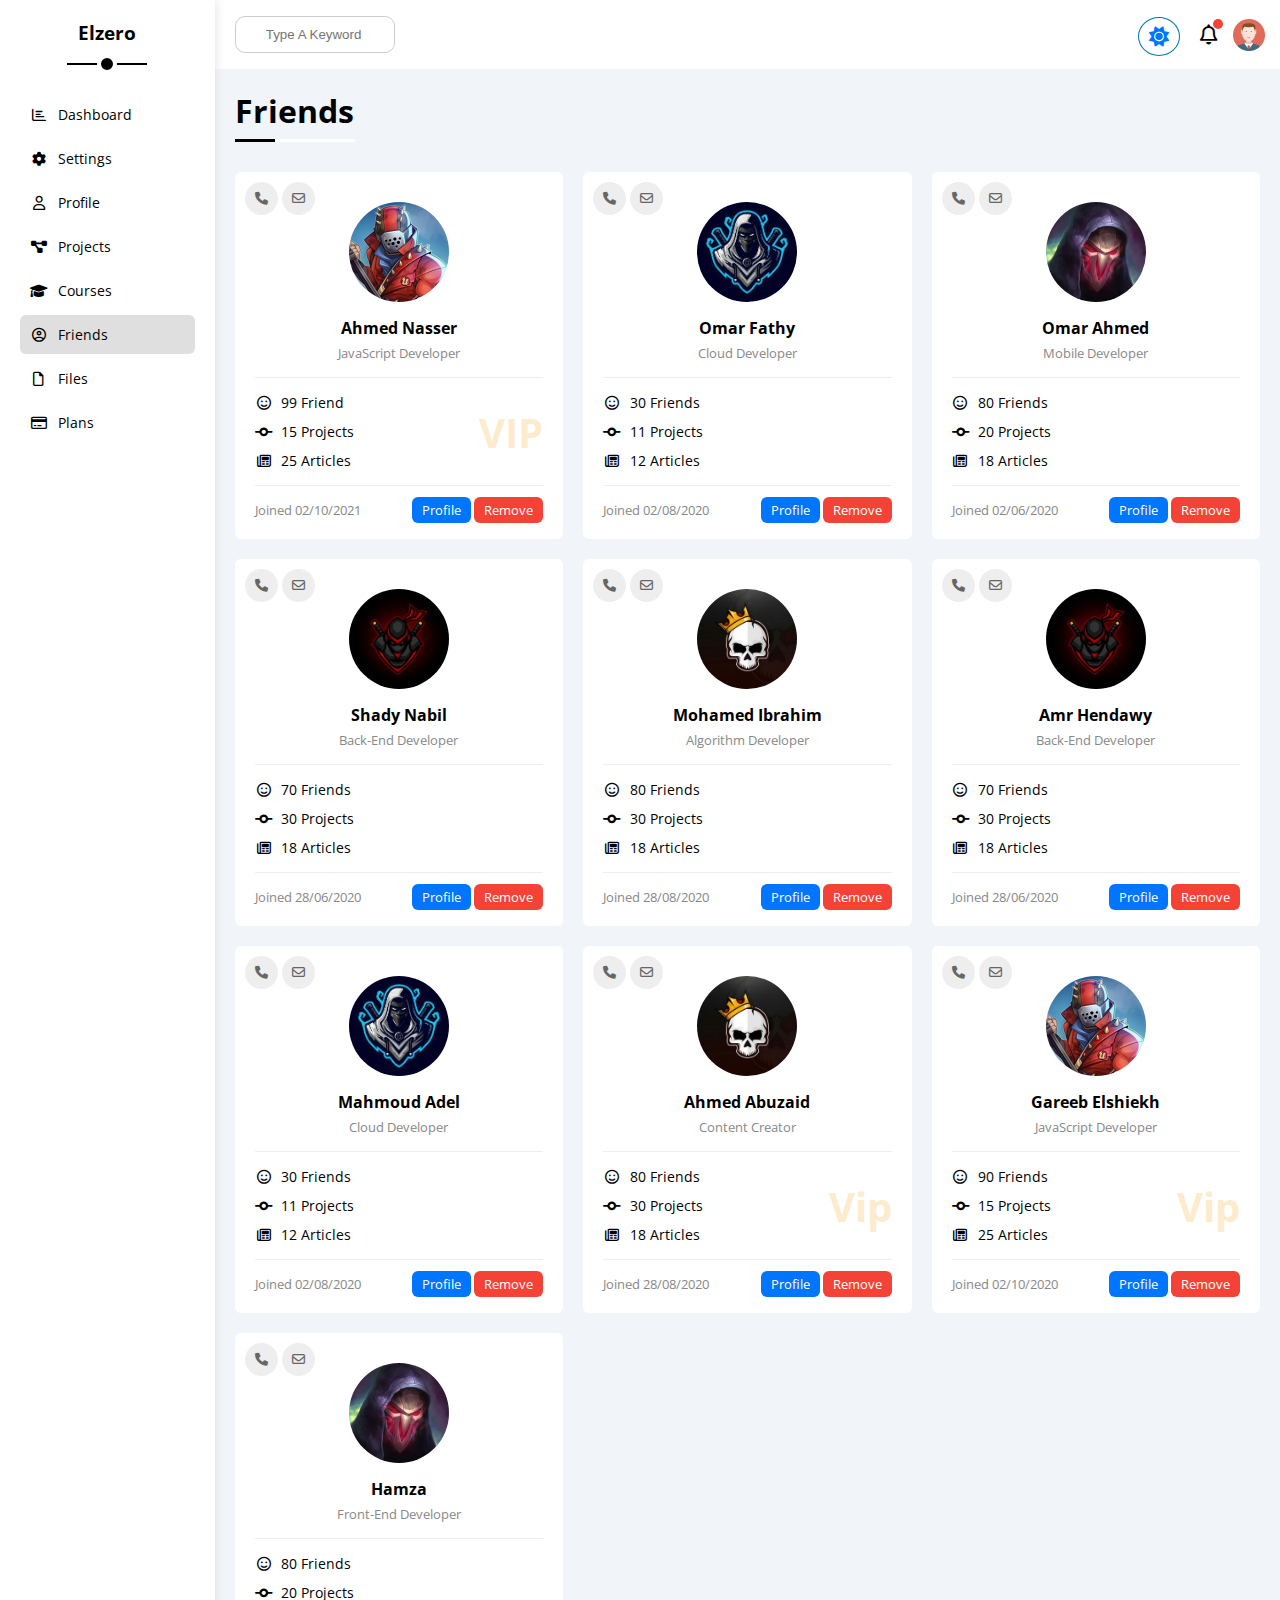
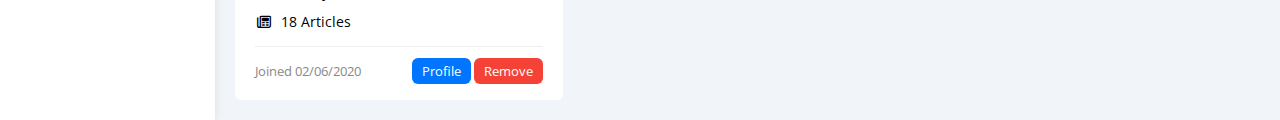
<file: friends.html>
<!DOCTYPE html>
<html lang="en">

<head>
    <meta charset="UTF-8" />
    <meta http-equiv="X-UA-Compatible" content="IE=edge" />
    <meta name="viewport" content="width=device-width, initial-scale=1.0" />
    <title>Friends</title>
    <link rel="stylesheet" href="css/all.min.css" />
    <link rel="stylesheet" href="css/freamwork.css" />
    <link rel="stylesheet" href="css/master.css" />
    <link rel="preconnect" href="https://fonts.googleapis.com" />
    <link rel="preconnect" href="https://fonts.gstatic.com" crossorigin />
    <link href="https://fonts.googleapis.com/css2?family=Open+Sans:wght@300;500&#038;display=swap" rel="stylesheet" />
</head>

<body>
    <div class="page d-flex">
        <div class="sidebar bg-white p-20 p-relative">
            <h3 class="p-relative txt-c mt-0">Elzero</h3>
            <ul>
                <li>
                    <a class="d-flex align-center fs-14 c-black rad-6 p-10" href="index.html">
                        <i class="fa-regular fa-chart-bar fa-fw"></i>
                        <span>Dashboard</span>
                    </a>
                </li>
                <li>
                    <a class="d-flex align-center fs-14 c-black rad-6 p-10" href="settings.html">
                        <i class="fa-solid fa-gear fa-fw"></i>
                        <span>Settings</span>
                    </a>
                </li>
                <li>
                    <a class="d-flex align-center fs-14 c-black rad-6 p-10" href="profile.html">
                        <i class="fa-regular fa-user fa-fw"></i>
                        <span>Profile</span>
                    </a>
                </li>
                <li>
                    <a class="d-flex align-center fs-14 c-black rad-6 p-10" href="projects.html">
                        <i class="fa-solid fa-diagram-project fa-fw"></i>
                        <span>Projects</span>
                    </a>
                </li>
                <li>
                    <a class="d-flex align-center fs-14 c-black rad-6 p-10" href="courses.html">
                        <i class="fa-solid fa-graduation-cap fa-fw"></i>
                        <span>Courses</span>
                    </a>
                </li>
                <li>
                    <a class="active d-flex align-center fs-14 c-black rad-6 p-10" href="friends.html">
                        <i class="fa-regular fa-circle-user fa-fw"></i>
                        <span>Friends</span>
                    </a>
                </li>
                <li>
                    <a class="d-flex align-center fs-14 c-black rad-6 p-10" href="files.html">
                        <i class="fa-regular fa-file fa-fw"></i>
                        <span>Files</span>
                    </a>
                </li>
                <li>
                    <a class="d-flex align-center fs-14 c-black rad-6 p-10" href="plans.html">
                        <i class="fa-regular fa-credit-card fa-fw"></i>
                        <span>Plans</span>
                    </a>
                </li>
            </ul>
        </div>
        <div class="content w-full">
            <!-- Start Head -->
            <div class="head bg-white p-15 between-flex">
                <div class="search p-relative">
                    <input class="p-10" type="search" placeholder="Type A Keyword" />
                </div>
                <div class="icons d-flex align-center">
                    <i class="fa-solid fa-sun fa-lg dark-theme"></i>
                    <span class="notification p-relative">
                        <i class="fa-regular fa-bell fa-lg"></i>
                    </span>
                    <img decoding="async" src="imgs/avatar.png" alt="" />
                </div>
            </div>
            <!-- End Head -->
            <h1 class="p-relative">Friends</h1>
            <div class="friends-page d-grid m-20 gap-20">
                <div class="friend bg-white rad-6 p-20 p-relative">
                    <div class="contact">
                        <i class="fa-solid fa-phone"></i>
                        <i class="fa-regular fa-envelope"></i>
                    </div>
                    <div class="txt-c">
                        <img decoding="async" class="rad-half mt-10 mb-10 w-100 h-100" src="imgs/friend-01.jpg"
                            alt="" />
                        <h4 class="m-0">Ahmed Nasser</h4>
                        <p class="c-grey fs-13 mt-5 mb-0">JavaScript Developer</p>
                    </div>
                    <div class="icons fs-14 p-relative">
                        <div class="mb-10">
                            <i class="fa-regular fa-face-smile fa-fw"></i>
                            <span>99 Friend</span>
                        </div>
                        <div class="mb-10">
                            <i class="fa-solid fa-code-commit fa-fw"></i>
                            <span>15 Projects</span>
                        </div>
                        <div>
                            <i class="fa-regular fa-newspaper fa-fw"></i>
                            <span>25 Articles</span>
                        </div>
                        <span class="vip fw-bold c-orange">VIP</span>
                    </div>
                    <div class="info between-flex fs-13">
                        <span class="c-grey">Joined 02/10/2021</span>
                        <div>
                            <a class="bg-blue c-white btn-shape" href="profile.html">Profile</a>
                            <a class="bg-red c-white btn-shape" href="#">Remove</a>
                        </div>
                    </div>
                </div>
                <div class="friend bg-white rad-6 p-20 p-relative">
                    <div class="contact">
                        <i class="fa-solid fa-phone"></i>
                        <i class="fa-regular fa-envelope"></i>
                    </div>
                    <div class="txt-c">
                        <img decoding="async" class="rad-half mt-10 mb-10 w-100 h-100" src="imgs/friend-02.jpg"
                            alt="" />
                        <h4 class="m-0">Omar Fathy</h4>
                        <p class="c-grey fs-13 mt-5 mb-0">Cloud Developer</p>
                    </div>
                    <div class="icons fs-14 p-relative">
                        <div class="mb-10">
                            <i class="fa-regular fa-face-smile fa-fw"></i>
                            <span>30 Friends</span>
                        </div>
                        <div class="mb-10">
                            <i class="fa-solid fa-code-commit fa-fw"></i>
                            <span>11 Projects</span>
                        </div>
                        <div>
                            <i class="fa-regular fa-newspaper fa-fw"></i>
                            <span>12 Articles</span>
                        </div>
                    </div>
                    <div class="info between-flex fs-13">
                        <span class="c-grey">Joined 02/08/2020</span>
                        <div>
                            <a class="bg-blue c-white btn-shape" href="profile.html">Profile</a>
                            <a class="bg-red c-white btn-shape" href="">Remove</a>
                        </div>
                    </div>
                </div>
                <div class="friend bg-white rad-6 p-20 p-relative">
                    <div class="contact">
                        <i class="fa-solid fa-phone"></i>
                        <i class="fa-regular fa-envelope"></i>
                    </div>
                    <div class="txt-c">
                        <img decoding="async" class="rad-half mt-10 mb-10 w-100 h-100" src="imgs/friend-03.jpg"
                            alt="" />
                        <h4 class="m-0">Omar Ahmed</h4>
                        <p class="c-grey fs-13 mt-5 mb-0">Mobile Developer</p>
                    </div>
                    <div class="icons fs-14 p-relative">
                        <div class="mb-10">
                            <i class="fa-regular fa-face-smile fa-fw"></i>
                            <span>80 Friends</span>
                        </div>
                        <div class="mb-10">
                            <i class="fa-solid fa-code-commit fa-fw"></i>
                            <span>20 Projects</span>
                        </div>
                        <div>
                            <i class="fa-regular fa-newspaper fa-fw"></i>
                            <span>18 Articles</span>
                        </div>
                    </div>
                    <div class="info between-flex fs-13">
                        <span class="c-grey">Joined 02/06/2020</span>
                        <div>
                            <a class="bg-blue c-white btn-shape" href="profile.html">Profile</a>
                            <a class="bg-red c-white btn-shape" href="">Remove</a>
                        </div>
                    </div>
                </div>
                <div class="friend bg-white rad-6 p-20 p-relative">
                    <div class="contact">
                        <i class="fa-solid fa-phone"></i>
                        <i class="fa-regular fa-envelope"></i>
                    </div>
                    <div class="txt-c">
                        <img decoding="async" class="rad-half mt-10 mb-10 w-100 h-100" src="imgs/friend-04.jpg"
                            alt="" />
                        <h4 class="m-0">Shady Nabil</h4>
                        <p class="c-grey fs-13 mt-5 mb-0">Back-End Developer</p>
                    </div>
                    <div class="icons fs-14 p-relative">
                        <div class="mb-10">
                            <i class="fa-regular fa-face-smile fa-fw"></i>
                            <span>70 Friends</span>
                        </div>
                        <div class="mb-10">
                            <i class="fa-solid fa-code-commit fa-fw"></i>
                            <span>30 Projects</span>
                        </div>
                        <div>
                            <i class="fa-regular fa-newspaper fa-fw"></i>
                            <span>18 Articles</span>
                        </div>
                    </div>
                    <div class="info between-flex fs-13">
                        <span class="c-grey">Joined 28/06/2020</span>
                        <div>
                            <a class="bg-blue c-white btn-shape" href="profile.html">Profile</a>
                            <a class="bg-red c-white btn-shape" href="">Remove</a>
                        </div>
                    </div>
                </div>
                <div class="friend bg-white rad-6 p-20 p-relative">
                    <div class="contact">
                        <i class="fa-solid fa-phone"></i>
                        <i class="fa-regular fa-envelope"></i>
                    </div>
                    <div class="txt-c">
                        <img decoding="async" class="rad-half mt-10 mb-10 w-100 h-100" src="imgs/friend-05.jpg"
                            alt="" />
                        <h4 class="m-0">Mohamed Ibrahim</h4>
                        <p class="c-grey fs-13 mt-5 mb-0">Algorithm Developer</p>
                    </div>
                    <div class="icons fs-14 p-relative">
                        <div class="mb-10">
                            <i class="fa-regular fa-face-smile fa-fw"></i>
                            <span>80 Friends</span>
                        </div>
                        <div class="mb-10">
                            <i class="fa-solid fa-code-commit fa-fw"></i>
                            <span>30 Projects</span>
                        </div>
                        <div>
                            <i class="fa-regular fa-newspaper fa-fw"></i>
                            <span>18 Articles</span>
                        </div>
                    </div>
                    <div class="info between-flex fs-13">
                        <span class="c-grey">Joined 28/08/2020</span>
                        <div>
                            <a class="bg-blue c-white btn-shape" href="profile.html">Profile</a>
                            <a class="bg-red c-white btn-shape" href="">Remove</a>
                        </div>
                    </div>
                </div>
                <div class="friend bg-white rad-6 p-20 p-relative">
                    <div class="contact">
                        <i class="fa-solid fa-phone"></i>
                        <i class="fa-regular fa-envelope"></i>
                    </div>
                    <div class="txt-c">
                        <img decoding="async" class="rad-half mt-10 mb-10 w-100 h-100" src="imgs/friend-04.jpg"
                            alt="" />
                        <h4 class="m-0">Amr Hendawy</h4>
                        <p class="c-grey fs-13 mt-5 mb-0">Back-End Developer</p>
                    </div>
                    <div class="icons fs-14 p-relative">
                        <div class="mb-10">
                            <i class="fa-regular fa-face-smile fa-fw"></i>
                            <span>70 Friends</span>
                        </div>
                        <div class="mb-10">
                            <i class="fa-solid fa-code-commit fa-fw"></i>
                            <span>30 Projects</span>
                        </div>
                        <div>
                            <i class="fa-regular fa-newspaper fa-fw"></i>
                            <span>18 Articles</span>
                        </div>
                    </div>
                    <div class="info between-flex fs-13">
                        <span class="c-grey">Joined 28/06/2020</span>
                        <div>
                            <a class="bg-blue c-white btn-shape" href="profile.html">Profile</a>
                            <a class="bg-red c-white btn-shape" href="">Remove</a>
                        </div>
                    </div>
                </div>
                <div class="friend bg-white rad-6 p-20 p-relative">
                    <div class="contact">
                        <i class="fa-solid fa-phone"></i>
                        <i class="fa-regular fa-envelope"></i>
                    </div>
                    <div class="txt-c">
                        <img decoding="async" class="rad-half mt-10 mb-10 w-100 h-100" src="imgs/friend-02.jpg"
                            alt="" />
                        <h4 class="m-0">Mahmoud Adel</h4>
                        <p class="c-grey fs-13 mt-5 mb-0">Cloud Developer</p>
                    </div>
                    <div class="icons fs-14 p-relative">
                        <div class="mb-10">
                            <i class="fa-regular fa-face-smile fa-fw"></i>
                            <span>30 Friends</span>
                        </div>
                        <div class="mb-10">
                            <i class="fa-solid fa-code-commit fa-fw"></i>
                            <span>11 Projects</span>
                        </div>
                        <div>
                            <i class="fa-regular fa-newspaper fa-fw"></i>
                            <span>12 Articles</span>
                        </div>
                    </div>
                    <div class="info between-flex fs-13">
                        <span class="c-grey">Joined 02/08/2020</span>
                        <div>
                            <a class="bg-blue c-white btn-shape" href="profile.html">Profile</a>
                            <a class="bg-red c-white btn-shape" href="">Remove</a>
                        </div>
                    </div>
                </div>
                <div class="friend bg-white rad-6 p-20 p-relative">
                    <div class="contact">
                        <i class="fa-solid fa-phone"></i>
                        <i class="fa-regular fa-envelope"></i>
                    </div>
                    <div class="txt-c">
                        <img decoding="async" class="rad-half mt-10 mb-10 w-100 h-100" src="imgs/friend-05.jpg"
                            alt="" />
                        <h4 class="m-0">Ahmed Abuzaid</h4>
                        <p class="c-grey fs-13 mt-5 mb-0">Content Creator</p>
                    </div>
                    <div class="icons fs-14 p-relative">
                        <div class="mb-10">
                            <i class="fa-regular fa-face-smile fa-fw"></i>
                            <span>80 Friends</span>
                        </div>
                        <div class="mb-10">
                            <i class="fa-solid fa-code-commit fa-fw"></i>
                            <span>30 Projects</span>
                        </div>
                        <div>
                            <i class="fa-regular fa-newspaper fa-fw"></i>
                            <span>18 Articles</span>
                        </div>
                        <span class="vip fw-bold c-orange">Vip</span>
                    </div>
                    <div class="info between-flex fs-13">
                        <span class="c-grey">Joined 28/08/2020</span>
                        <div>
                            <a class="bg-blue c-white btn-shape" href="profile.html">Profile</a>
                            <a class="bg-red c-white btn-shape" href="">Remove</a>
                        </div>
                    </div>
                </div>
                <div class="friend bg-white rad-6 p-20 p-relative">
                    <div class="contact">
                        <i class="fa-solid fa-phone"></i>
                        <i class="fa-regular fa-envelope"></i>
                    </div>
                    <div class="txt-c">
                        <img decoding="async" class="rad-half mt-10 mb-10 w-100 h-100" src="imgs/friend-01.jpg"
                            alt="" />
                        <h4 class="m-0">Gareeb Elshiekh</h4>
                        <p class="c-grey fs-13 mt-5 mb-0">JavaScript Developer</p>
                    </div>
                    <div class="icons fs-14 p-relative">
                        <div class="mb-10">
                            <i class="fa-regular fa-face-smile fa-fw"></i>
                            <span>90 Friends</span>
                        </div>
                        <div class="mb-10">
                            <i class="fa-solid fa-code-commit fa-fw"></i>
                            <span>15 Projects</span>
                        </div>
                        <div>
                            <i class="fa-regular fa-newspaper fa-fw"></i>
                            <span>25 Articles</span>
                        </div>
                        <span class="vip fw-bold c-orange">Vip</span>
                    </div>
                    <div class="info between-flex fs-13">
                        <span class="c-grey">Joined 02/10/2020</span>
                        <div>
                            <a class="bg-blue c-white btn-shape" href="profile.html">Profile</a>
                            <a class="bg-red c-white btn-shape" href="">Remove</a>
                        </div>
                    </div>
                </div>
                <div class="friend bg-white rad-6 p-20 p-relative">
                    <div class="contact">
                        <i class="fa-solid fa-phone"></i>
                        <i class="fa-regular fa-envelope"></i>
                    </div>
                    <div class="txt-c">
                        <img decoding="async" class="rad-half mt-10 mb-10 w-100 h-100" src="imgs/friend-03.jpg"
                            alt="" />
                        <h4 class="m-0">Hamza</h4>
                        <p class="c-grey fs-13 mt-5 mb-0">Front-End Developer</p>
                    </div>
                    <div class="icons fs-14 p-relative">
                        <div class="mb-10">
                            <i class="fa-regular fa-face-smile fa-fw"></i>
                            <span>80 Friends</span>
                        </div>
                        <div class="mb-10">
                            <i class="fa-solid fa-code-commit fa-fw"></i>
                            <span>20 Projects</span>
                        </div>
                        <div>
                            <i class="fa-regular fa-newspaper fa-fw"></i>
                            <span>18 Articles</span>
                        </div>
                    </div>
                    <div class="info between-flex fs-13">
                        <span class="c-grey">Joined 02/06/2020</span>
                        <div>
                            <a class="bg-blue c-white btn-shape" href="profile.html">Profile</a>
                            <a class="bg-red c-white btn-shape" href="">Remove</a>
                        </div>
                    </div>
                </div>
            </div>
        </div>
    </div>

    <script src="script.js"></script>
</body>

</html>
</file>
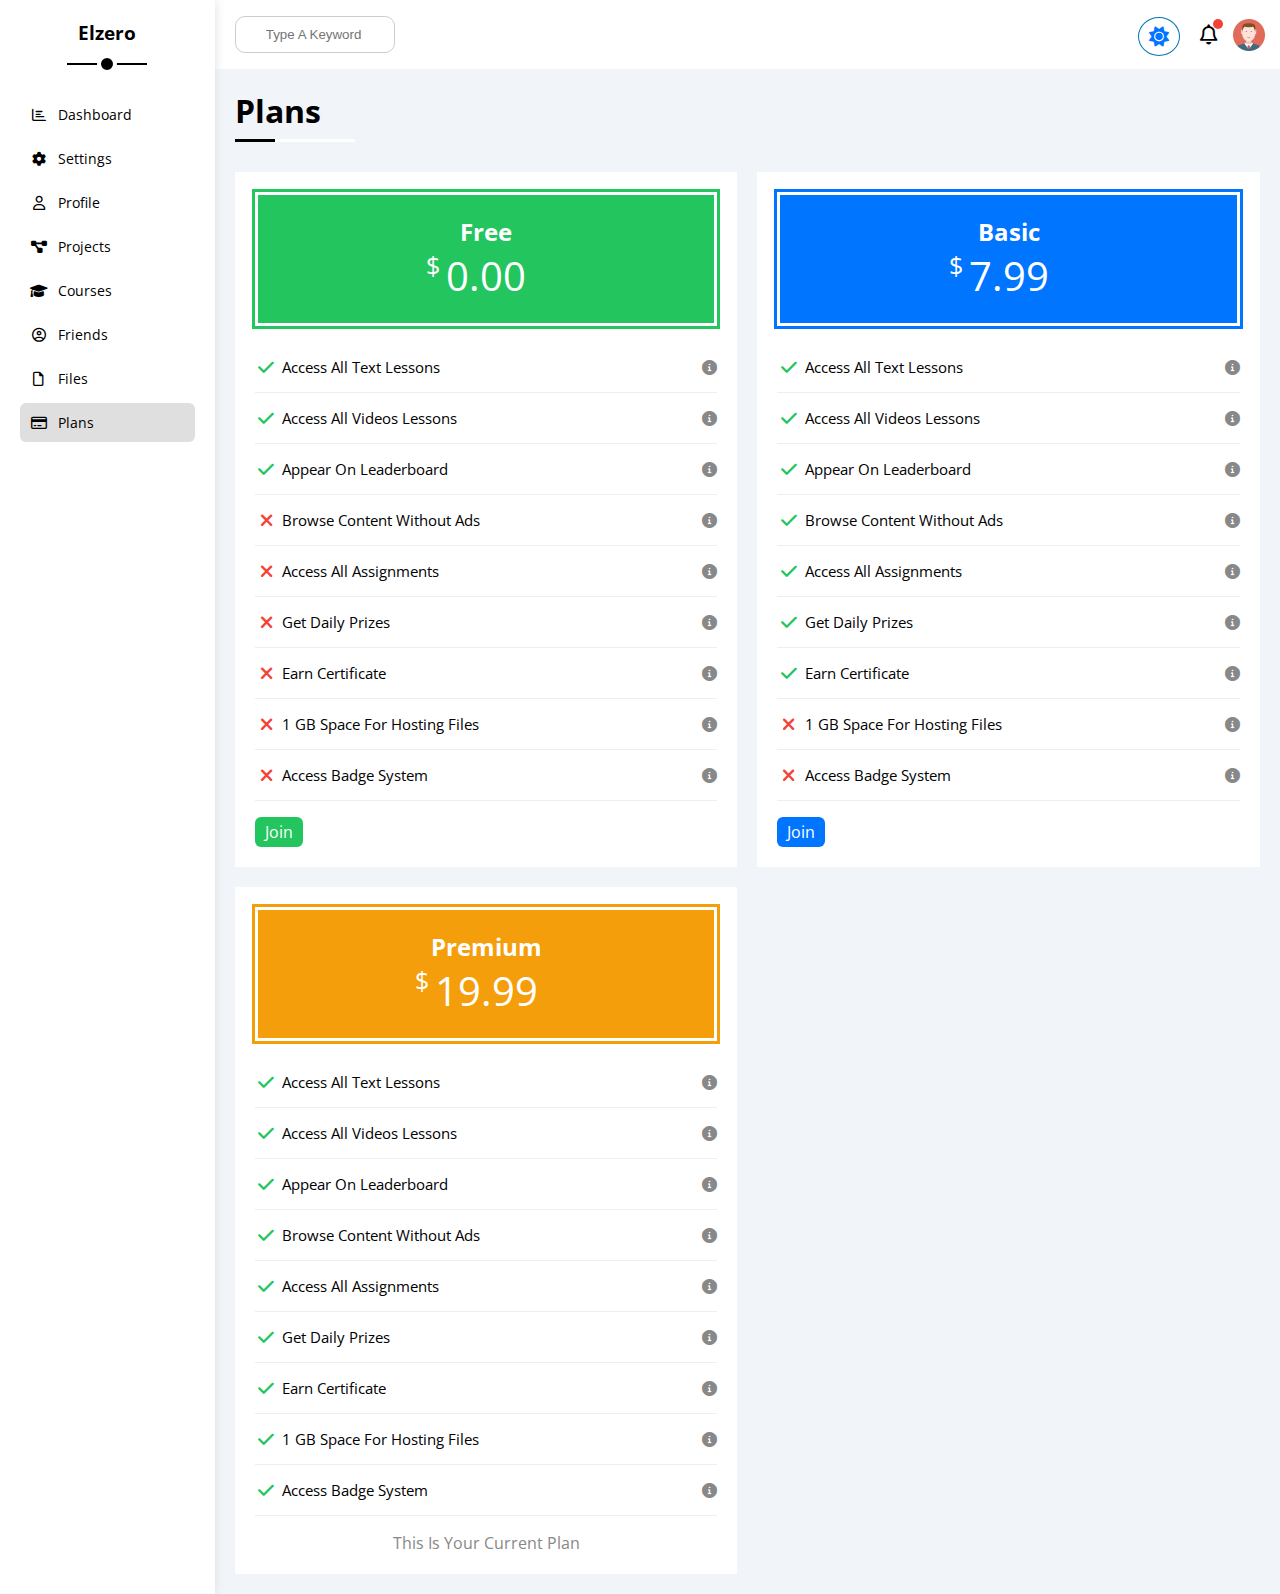
<file: plans.html>
<!DOCTYPE html>
<html lang="en">

<head>
    <meta charset="UTF-8" />
    <meta http-equiv="X-UA-Compatible" content="IE=edge" />
    <meta name="viewport" content="width=device-width, initial-scale=1.0" />
    <title>Plans</title>
    <link rel="stylesheet" href="css/all.min.css" />
    <link rel="stylesheet" href="css/freamwork.css" />
    <link rel="stylesheet" href="css/master.css" />
    <link rel="preconnect" href="https://fonts.googleapis.com" />
    <link rel="preconnect" href="https://fonts.gstatic.com" crossorigin />
    <link href="https://fonts.googleapis.com/css2?family=Open+Sans:wght@300;500&#038;display=swap" rel="stylesheet" />
</head>

<body>
    <div class="page d-flex">
        <div class="sidebar bg-white p-20 p-relative">
            <h3 class="p-relative txt-c mt-0">Elzero</h3>
            <ul>
                <li>
                    <a class="d-flex align-center fs-14 c-black rad-6 p-10" href="index.html">
                        <i class="fa-regular fa-chart-bar fa-fw"></i>
                        <span>Dashboard</span>
                    </a>
                </li>
                <li>
                    <a class="d-flex align-center fs-14 c-black rad-6 p-10" href="settings.html">
                        <i class="fa-solid fa-gear fa-fw"></i>
                        <span>Settings</span>
                    </a>
                </li>
                <li>
                    <a class="d-flex align-center fs-14 c-black rad-6 p-10" href="profile.html">
                        <i class="fa-regular fa-user fa-fw"></i>
                        <span>Profile</span>
                    </a>
                </li>
                <li>
                    <a class="d-flex align-center fs-14 c-black rad-6 p-10" href="projects.html">
                        <i class="fa-solid fa-diagram-project fa-fw"></i>
                        <span>Projects</span>
                    </a>
                </li>
                <li>
                    <a class="d-flex align-center fs-14 c-black rad-6 p-10" href="courses.html">
                        <i class="fa-solid fa-graduation-cap fa-fw"></i>
                        <span>Courses</span>
                    </a>
                </li>
                <li>
                    <a class="d-flex align-center fs-14 c-black rad-6 p-10" href="friends.html">
                        <i class="fa-regular fa-circle-user fa-fw"></i>
                        <span>Friends</span>
                    </a>
                </li>
                <li>
                    <a class="d-flex align-center fs-14 c-black rad-6 p-10" href="files.html">
                        <i class="fa-regular fa-file fa-fw"></i>
                        <span>Files</span>
                    </a>
                </li>
                <li>
                    <a class="active d-flex align-center fs-14 c-black rad-6 p-10" href="plans.html">
                        <i class="fa-regular fa-credit-card fa-fw"></i>
                        <span>Plans</span>
                    </a>
                </li>
            </ul>
        </div>
        <div class="content w-full">
            <!-- Start Head -->
            <div class="head bg-white p-15 between-flex">
                <div class="search p-relative">
                    <input class="p-10" type="search" placeholder="Type A Keyword" />
                </div>
                <div class="icons d-flex align-center">
                    <i class="fa-solid fa-sun fa-lg dark-theme"></i>
                    <span class="notification p-relative">
                        <i class="fa-regular fa-bell fa-lg"></i>
                    </span>
                    <img decoding="async" src="imgs/avatar.png" alt="" />
                </div>
            </div>
            <!-- End Head -->
            <h1 class="p-relative">Plans</h1>
            <div class="plans-page d-grid m-20 gap-20">
                <div class="plan green bg-white p-20">
                    <div class="top bg-green txt-c p-20">
                        <h2 class="m-0 c-white">Free</h2>
                        <div class="price c-white"><span>$</span>0.00</div>
                    </div>
                    <ul>
                        <li>
                            <i class="fa-solid fa-check fa-fw yes"></i>
                            <span>Access All Text Lessons</span>
                            <i class="fa-solid fa-circle-info help"></i>
                        </li>
                        <li>
                            <i class="fa-solid fa-check fa-fw yes"></i>
                            <span>Access All Videos Lessons</span>
                            <i class="fa-solid fa-circle-info help"></i>
                        </li>
                        <li>
                            <i class="fa-solid fa-check fa-fw yes"></i>
                            <span>Appear On Leaderboard</span>
                            <i class="fa-solid fa-circle-info help"></i>
                        </li>
                        <li>
                            <i class="fa-solid fa-xmark fa-fw"></i>
                            <span>Browse Content Without Ads</span>
                            <i class="fa-solid fa-circle-info help"></i>
                        </li>
                        <li>
                            <i class="fa-solid fa-xmark fa-fw"></i>
                            <span>Access All Assignments</span>
                            <i class="fa-solid fa-circle-info help"></i>
                        </li>
                        <li>
                            <i class="fa-solid fa-xmark fa-fw"></i>
                            <span>Get Daily Prizes</span>
                            <i class="fa-solid fa-circle-info help"></i>
                        </li>
                        <li>
                            <i class="fa-solid fa-xmark fa-fw"></i>
                            <span>Earn Certificate</span>
                            <i class="fa-solid fa-circle-info help"></i>
                        </li>
                        <li>
                            <i class="fa-solid fa-xmark fa-fw"></i>
                            <span>1 GB Space For Hosting Files</span>
                            <i class="fa-solid fa-circle-info help"></i>
                        </li>
                        <li>
                            <i class="fa-solid fa-xmark fa-fw"></i>
                            <span>Access Badge System</span>
                            <i class="fa-solid fa-circle-info help"></i>
                        </li>
                    </ul>
                    <a href="#" class="btn-shape bg-green c-white d-block w-fit">Join</a>
                </div>
                <!-- Start Plan -->
                <div class="plan blue bg-white p-20">
                    <div class="top bg-blue txt-c p-20">
                        <h2 class="m-0 c-white">Basic</h2>
                        <div class="price c-white"><span>$</span>7.99</div>
                    </div>
                    <ul class="list-none p-0">
                        <li>
                            <i class="fa-solid fa-check fa-fw yes"></i>
                            <span>Access All Text Lessons</span>
                            <i class="fa-solid fa-circle-info help"></i>
                        </li>
                        <li>
                            <i class="fa-solid fa-check fa-fw yes"></i>
                            <span>Access All Videos Lessons</span>
                            <i class="fa-solid fa-circle-info help"></i>
                        </li>
                        <li>
                            <i class="fa-solid fa-check fa-fw yes"></i>
                            <span>Appear On Leaderboard</span>
                            <i class="fa-solid fa-circle-info help"></i>
                        </li>
                        <li>
                            <i class="fa-solid fa-check fa-fw yes"></i>
                            <span>Browse Content Without Ads</span>
                            <i class="fa-solid fa-circle-info help"></i>
                        </li>
                        <li>
                            <i class="fa-solid fa-check fa-fw yes"></i>
                            <span>Access All Assignments</span>
                            <i class="fa-solid fa-circle-info help"></i>
                        </li>
                        <li>
                            <i class="fa-solid fa-check fa-fw yes"></i>
                            <span>Get Daily Prizes</span>
                            <i class="fa-solid fa-circle-info help"></i>
                        </li>
                        <li>
                            <i class="fa-solid fa-check fa-fw yes"></i>
                            <span>Earn Certificate</span>
                            <i class="fa-solid fa-circle-info help"></i>
                        </li>
                        <li>
                            <i class="fa-solid fa-xmark fa-fw"></i>
                            <span>1 GB Space For Hosting Files</span>
                            <i class="fa-solid fa-circle-info help"></i>
                        </li>
                        <li>
                            <i class="fa-solid fa-xmark fa-fw"></i>
                            <span>Access Badge System</span>
                            <i class="fa-solid fa-circle-info help"></i>
                        </li>
                    </ul>
                    <a href="#" class="btn-shape bg-blue c-white d-block w-fit">Join</a>
                </div>
                <!-- End Plan -->
                <!-- Start Plan -->
                <div class="plan orange bg-white p-20">
                    <div class="top bg-orange txt-c p-20">
                        <h2 class="m-0 c-white">Premium</h2>
                        <div class="price c-white"><span>$</span>19.99</div>
                    </div>
                    <ul class="list-none p-0">
                        <li>
                            <i class="fa-solid fa-check fa-fw yes"></i>
                            <span>Access All Text Lessons</span>
                            <i class="fa-solid fa-circle-info help"></i>
                        </li>
                        <li>
                            <i class="fa-solid fa-check fa-fw yes"></i>
                            <span>Access All Videos Lessons</span>
                            <i class="fa-solid fa-circle-info help"></i>
                        </li>
                        <li>
                            <i class="fa-solid fa-check fa-fw yes"></i>
                            <span>Appear On Leaderboard</span>
                            <i class="fa-solid fa-circle-info help"></i>
                        </li>
                        <li>
                            <i class="fa-solid fa-check fa-fw yes"></i>
                            <span>Browse Content Without Ads</span>
                            <i class="fa-solid fa-circle-info help"></i>
                        </li>
                        <li>
                            <i class="fa-solid fa-check fa-fw yes"></i>
                            <span>Access All Assignments</span>
                            <i class="fa-solid fa-circle-info help"></i>
                        </li>
                        <li>
                            <i class="fa-solid fa-check fa-fw yes"></i>
                            <span>Get Daily Prizes</span>
                            <i class="fa-solid fa-circle-info help"></i>
                        </li>
                        <li>
                            <i class="fa-solid fa-check fa-fw yes"></i>
                            <span>Earn Certificate</span>
                            <i class="fa-solid fa-circle-info help"></i>
                        </li>
                        <li>
                            <i class="fa-solid fa-check fa-fw yes"></i>
                            <span>1 GB Space For Hosting Files</span>
                            <i class="fa-solid fa-circle-info help"></i>
                        </li>
                        <li>
                            <i class="fa-solid fa-check fa-fw yes"></i>
                            <span>Access Badge System</span>
                            <i class="fa-solid fa-circle-info help"></i>
                        </li>
                    </ul>
                    <p class="c-grey m-0 txt-c">This Is Your Current Plan</p>
                </div>
                <!-- End Plan -->
            </div>
        </div>
    </div>

    <script src="script.js"></script>
</body>

</html>
</file>
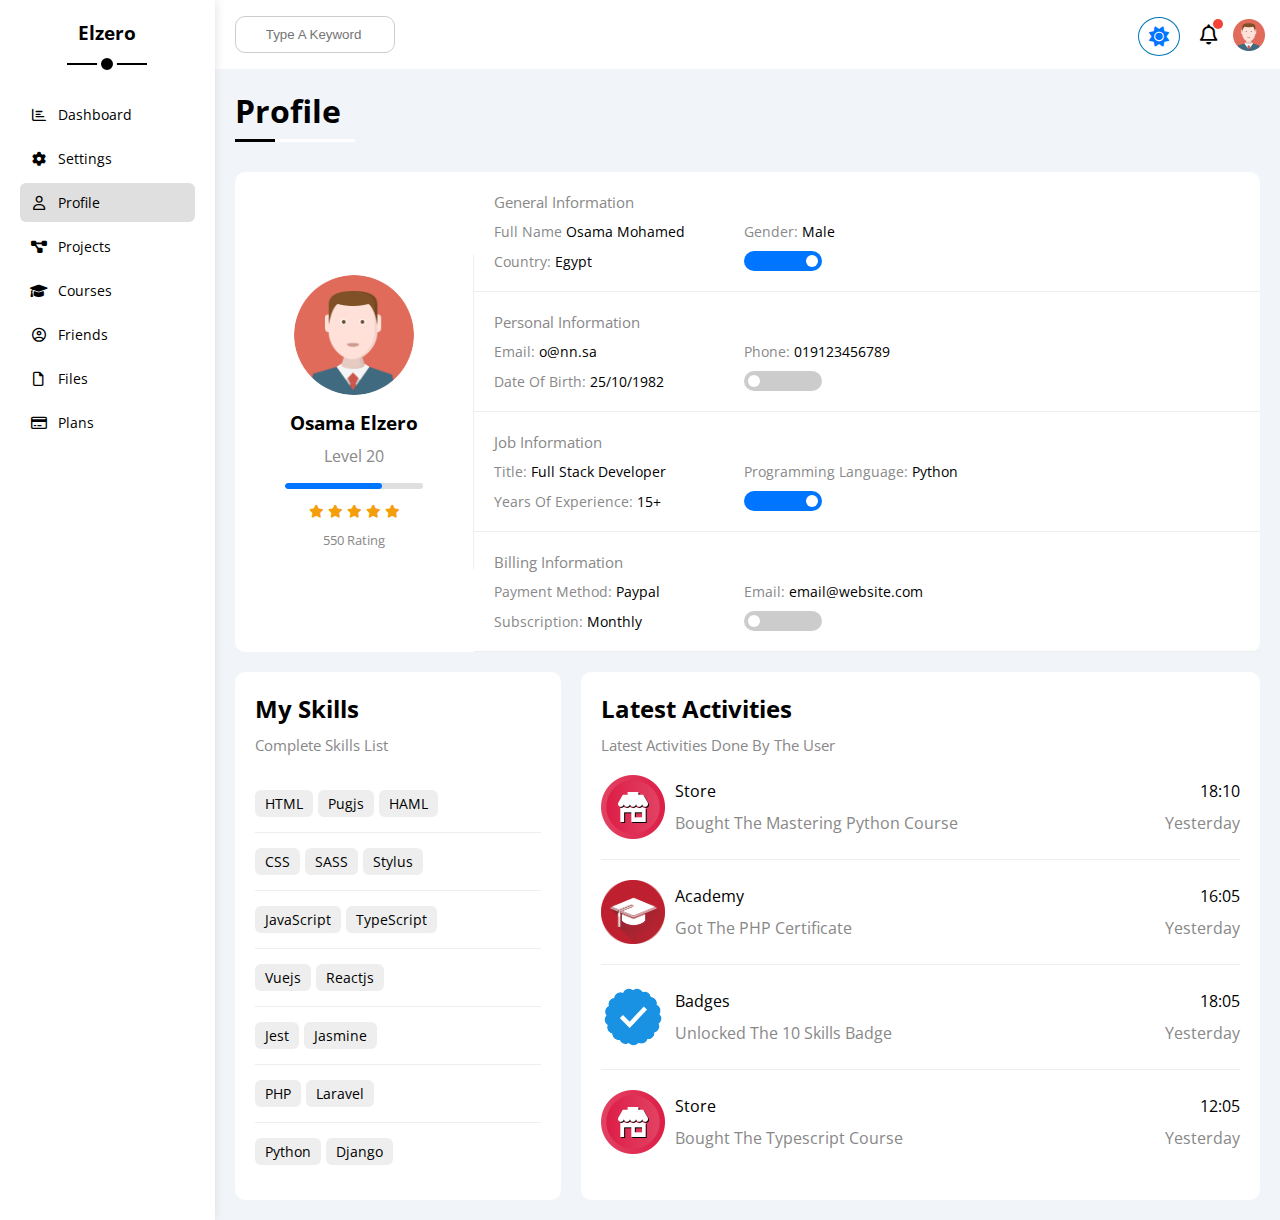
<file: profile.html>
<!DOCTYPE html>
<html lang="en">

<head>
    <meta charset="UTF-8" />
    <meta http-equiv="X-UA-Compatible" content="IE=edge" />
    <meta name="viewport" content="width=device-width, initial-scale=1.0" />
    <title>Profile</title>
    <link rel="stylesheet" href="css/all.min.css" />
    <link rel="stylesheet" href="css/freamwork.css" />
    <link rel="stylesheet" href="css/master.css" />
    <link rel="preconnect" href="https://fonts.googleapis.com" />
    <link rel="preconnect" href="https://fonts.gstatic.com" crossorigin />
    <link href="https://fonts.googleapis.com/css2?family=Open+Sans:wght@300;500&#038;display=swap" rel="stylesheet" />
</head>

<body>
    <div class="page d-flex">
        <div class="sidebar bg-white p-20 p-relative">
            <h3 class="p-relative txt-c mt-0">Elzero</h3>
            <ul>
                <li>
                    <a class="d-flex align-center fs-14 c-black rad-6 p-10" href="index.html">
                        <i class="fa-regular fa-chart-bar fa-fw"></i>
                        <span>Dashboard</span>
                    </a>
                </li>
                <li>
                    <a class="d-flex align-center fs-14 c-black rad-6 p-10" href="settings.html">
                        <i class="fa-solid fa-gear fa-fw"></i>
                        <span>Settings</span>
                    </a>
                </li>
                <li>
                    <a class="active d-flex align-center fs-14 c-black rad-6 p-10" href="profile.html">
                        <i class="fa-regular fa-user fa-fw"></i>
                        <span>Profile</span>
                    </a>
                </li>
                <li>
                    <a class="d-flex align-center fs-14 c-black rad-6 p-10" href="projects.html">
                        <i class="fa-solid fa-diagram-project fa-fw"></i>
                        <span>Projects</span>
                    </a>
                </li>
                <li>
                    <a class="d-flex align-center fs-14 c-black rad-6 p-10" href="courses.html">
                        <i class="fa-solid fa-graduation-cap fa-fw"></i>
                        <span>Courses</span>
                    </a>
                </li>
                <li>
                    <a class="d-flex align-center fs-14 c-black rad-6 p-10" href="friends.html">
                        <i class="fa-regular fa-circle-user fa-fw"></i>
                        <span>Friends</span>
                    </a>
                </li>
                <li>
                    <a class="d-flex align-center fs-14 c-black rad-6 p-10" href="files.html">
                        <i class="fa-regular fa-file fa-fw"></i>
                        <span>Files</span>
                    </a>
                </li>
                <li>
                    <a class="d-flex align-center fs-14 c-black rad-6 p-10" href="plans.html">
                        <i class="fa-regular fa-credit-card fa-fw"></i>
                        <span>Plans</span>
                    </a>
                </li>
            </ul>
        </div>
        <div class="content w-full">
            <!-- Start Head -->
            <div class="head bg-white p-15 between-flex">
                <div class="search p-relative">
                    <input class="p-10" type="search" placeholder="Type A Keyword" />
                </div>
                <div class="icons d-flex align-center">
                    <i class="fa-solid fa-sun fa-lg dark-theme"></i>
                    <span class="notification p-relative">
                        <i class="fa-regular fa-bell fa-lg"></i>
                    </span>
                    <img decoding="async" src="imgs/avatar.png" alt="" />
                </div>
            </div>
            <!-- End Head -->
            <h1 class="p-relative">Profile</h1>
            <div class="profile-page m-20">
                <!-- Start Overview -->
                <div class="overview bg-white rad-10 d-flex align-center">
                    <div class="avatar-box txt-c p-20">
                        <img decoding="async" class="rad-half mb-10" src="imgs/avatar.png" alt="" />
                        <h3 class="m-0">Osama Elzero</h3>
                        <p class="c-grey mt-10">Level 20</p>
                        <div class="level rad-6 bg-eee p-relative">
                            <span style="width: 70%"></span>
                        </div>
                        <div class="rating mt-10 mb-10">
                            <i class="fa-solid fa-star c-orange fs-13"></i>
                            <i class="fa-solid fa-star c-orange fs-13"></i>
                            <i class="fa-solid fa-star c-orange fs-13"></i>
                            <i class="fa-solid fa-star c-orange fs-13"></i>
                            <i class="fa-solid fa-star c-orange fs-13"></i>
                        </div>
                        <p class="c-grey m-0 fs-13">550 Rating</p>
                    </div>
                    <div class="info-box w-full txt-c-mobile">
                        <!-- Start Information Row -->
                        <div class="box p-20 d-flex align-center">
                            <h4 class="c-grey fs-15 m-0 w-full">General Information</h4>
                            <div class="fs-14">
                                <span class="c-grey">Full Name</span>
                                <span>Osama Mohamed</span>
                            </div>
                            <div class="fs-14">
                                <span class="c-grey">Gender:</span>
                                <span>Male</span>
                            </div>
                            <div class="fs-14">
                                <span class="c-grey">Country:</span>
                                <span>Egypt</span>
                            </div>
                            <div class="fs-14">
                                <label>
                                    <input class="toggle-checkbox" type="checkbox" checked />
                                    <div class="toggle-switch"></div>
                                </label>
                            </div>
                        </div>
                        <!-- End Information Row -->
                        <!-- Start Information Row -->
                        <div class="box p-20 d-flex align-center">
                            <h4 class="c-grey w-full fs-15 m-0">Personal Information</h4>
                            <div class="fs-14">
                                <span class="c-grey">Email:</span>
                                <span>o@nn.sa</span>
                            </div>
                            <div class="fs-14">
                                <span class="c-grey">Phone:</span>
                                <span>019123456789</span>
                            </div>
                            <div class="fs-14">
                                <span class="c-grey">Date Of Birth:</span>
                                <span>25/10/1982</span>
                            </div>
                            <div class="fs-14">
                                <label>
                                    <input class="toggle-checkbox" type="checkbox" />
                                    <div class="toggle-switch"></div>
                                </label>
                            </div>
                        </div>
                        <!-- End Information Row -->
                        <!-- Start Information Row -->
                        <div class="box p-20 d-flex align-center">
                            <h4 class="c-grey w-full fs-15 m-0">Job Information</h4>
                            <div class="fs-14">
                                <span class="c-grey">Title:</span>
                                <span>Full Stack Developer</span>
                            </div>
                            <div class="fs-14">
                                <span class="c-grey">Programming Language:</span>
                                <span>Python</span>
                            </div>
                            <div class="fs-14">
                                <span class="c-grey">Years Of Experience:</span>
                                <span>15+</span>
                            </div>
                            <div class="fs-14">
                                <label>
                                    <input class="toggle-checkbox" type="checkbox" checked />
                                    <div class="toggle-switch"></div>
                                </label>
                            </div>
                        </div>
                        <!-- End Information Row -->
                        <!-- Start Information Row -->
                        <div class="box p-20 d-flex align-center">
                            <h4 class="c-grey w-full fs-15 m-0">Billing Information</h4>
                            <div class="fs-14">
                                <span class="c-grey">Payment Method:</span>
                                <span>Paypal</span>
                            </div>
                            <div class="fs-14">
                                <span class="c-grey">Email:</span>
                                <span>email@website.com</span>
                            </div>
                            <div class="fs-14">
                                <span class="c-grey">Subscription:</span>
                                <span>Monthly</span>
                            </div>
                            <div class="fs-14">
                                <label>
                                    <input class="toggle-checkbox" type="checkbox" />
                                    <div class="toggle-switch"></div>
                                </label>
                            </div>
                        </div>
                        <!-- End Information Row -->
                    </div>
                </div>
                <!-- End Overview -->
                <!-- Start Other Data -->
                <div class="other-data d-flex gap-20">
                    <div class="skills-card p-20 bg-white rad-10 mt-20">
                        <h2 class="mt-0 mb-10">My Skills</h2>
                        <p class="mt-0 mb-20 c-grey fs-15">Complete Skills List</p>
                        <ul class="m-0 txt-c-mobile">
                            <li><span>HTML</span><span>Pugjs</span><span>HAML</span></li>
                            <li><span>CSS</span><span>SASS</span><span>Stylus</span></li>
                            <li><span>JavaScript</span><span>TypeScript</span></li>
                            <li><span>Vuejs</span><span>Reactjs</span></li>
                            <li><span>Jest</span><span>Jasmine</span></li>
                            <li><span>PHP</span><span>Laravel</span></li>
                            <li><span>Python</span><span>Django</span></li>
                        </ul>
                    </div>
                    <div class="activities p-20 bg-white rad-10 mt-20">
                        <h2 class="mt-0 mb-10">Latest Activities</h2>
                        <p class="mt-0 mb-20 c-grey fs-15">Latest Activities Done By The User</p>
                        <div class="activity d-flex align-center txt-c-mobile">
                            <img decoding="async" src="imgs/activity-01.png" alt="" />
                            <div class="info">
                                <span class="d-block mb-10">Store</span>
                                <span class="c-grey">Bought The Mastering Python Course</span>
                            </div>
                            <div class="date">
                                <span class="d-block mb-10">18:10</span>
                                <span class="c-grey">Yesterday</span>
                            </div>
                        </div>
                        <div class="activity d-flex align-center txt-c-mobile">
                            <img decoding="async" src="imgs/activity-02.png" alt="" />
                            <div class="info">
                                <span class="d-block mb-10">Academy</span>
                                <span class="c-grey">Got The PHP Certificate</span>
                            </div>
                            <div class="date">
                                <span class="d-block mb-10">16:05</span>
                                <span class="c-grey">Yesterday</span>
                            </div>
                        </div>
                        <div class="activity d-flex align-center txt-c-mobile">
                            <img decoding="async" src="imgs/activity-03.png" alt="" />
                            <div class="info">
                                <span class="d-block mb-10">Badges</span>
                                <span class="c-grey">Unlocked The 10 Skills Badge</span>
                            </div>
                            <div class="date">
                                <span class="d-block mb-10">18:05</span>
                                <span class="c-grey">Yesterday</span>
                            </div>
                        </div>
                        <div class="activity d-flex align-center txt-c-mobile">
                            <img decoding="async" src="imgs/activity-01.png" alt="" />
                            <div class="info">
                                <span class="d-block mb-10">Store</span>
                                <span class="c-grey">Bought The Typescript Course</span>
                            </div>
                            <div class="date">
                                <span class="d-block mb-10">12:05</span>
                                <span class="c-grey">Yesterday</span>
                            </div>
                        </div>
                    </div>
                </div>
                <!-- End Other Data -->
            </div>
        </div>
    </div>

    <script src="script.js"></script>
</body>

</html>
</file>
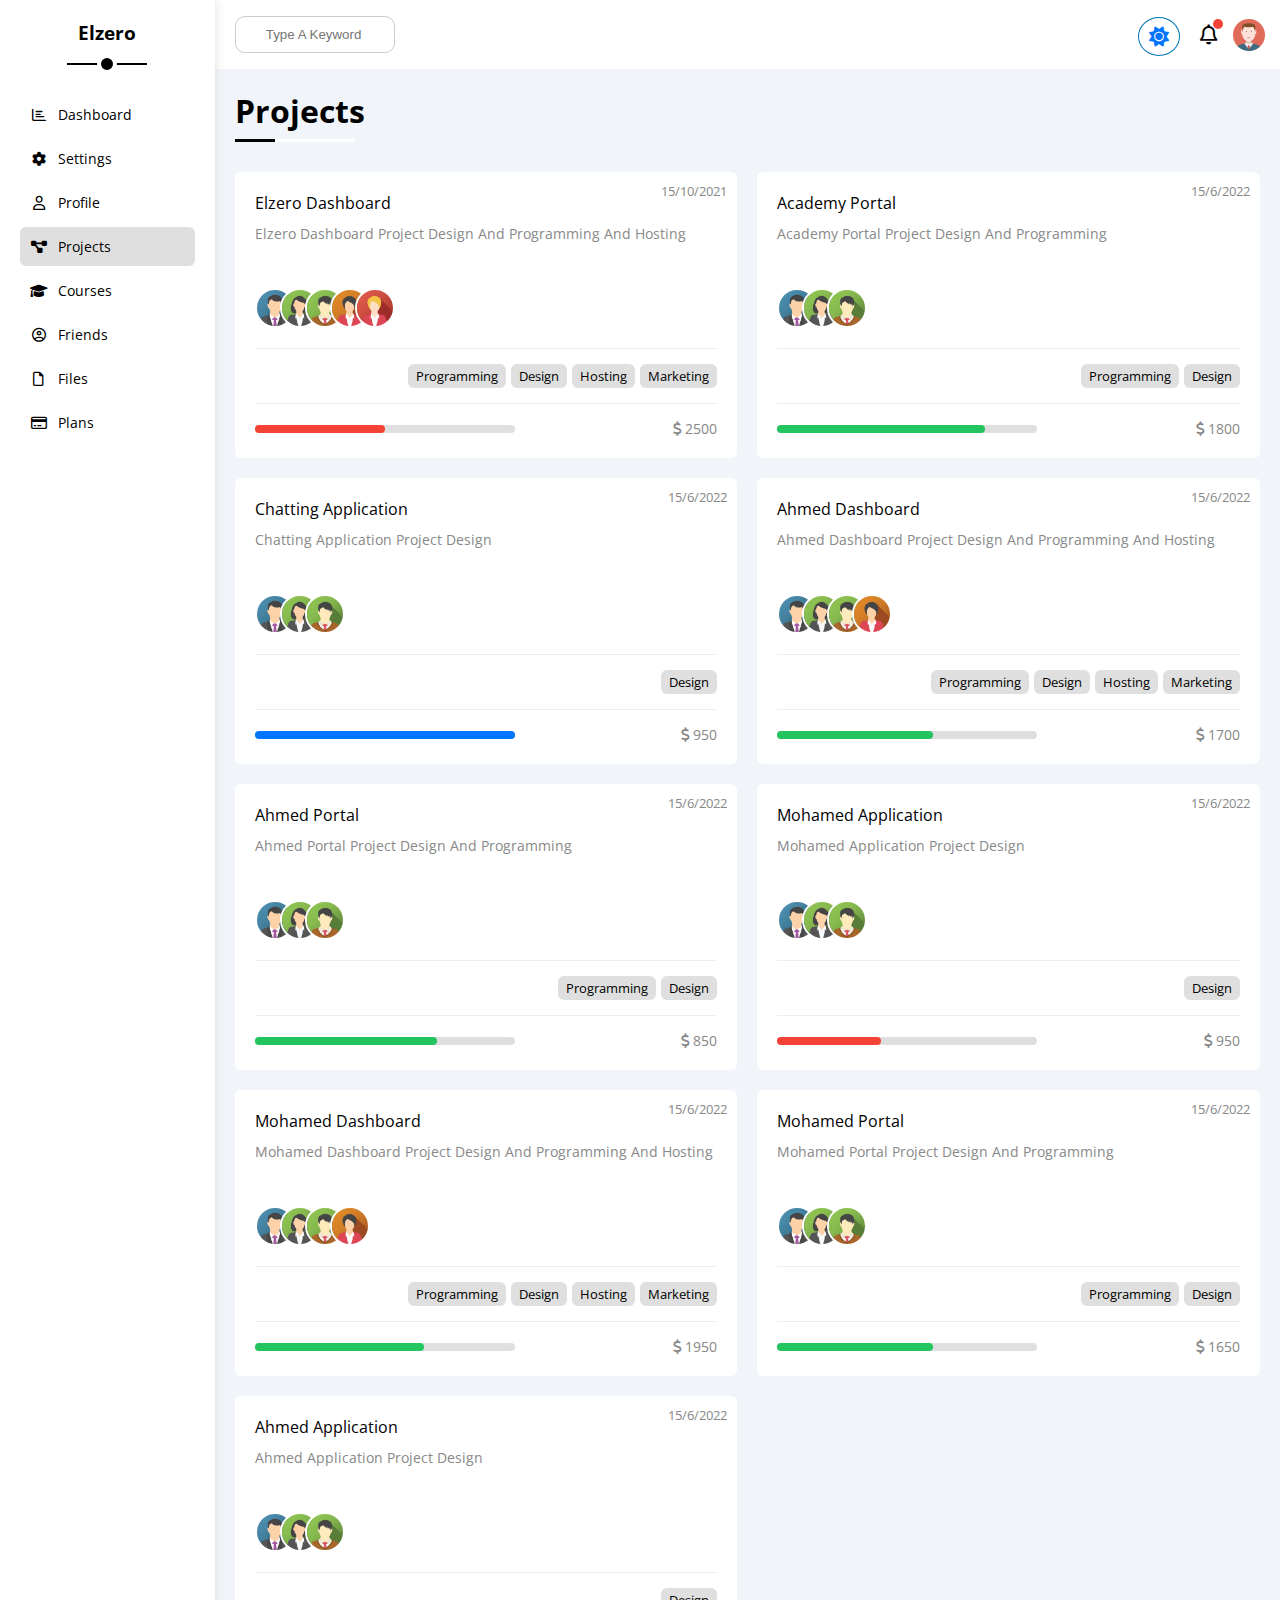
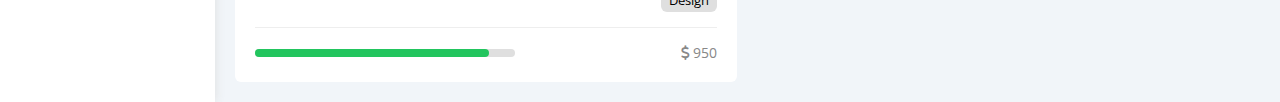
<file: projects.html>
<!DOCTYPE html>
<html lang="en">

<head>
    <meta charset="UTF-8" />
    <meta http-equiv="X-UA-Compatible" content="IE=edge" />
    <meta name="viewport" content="width=device-width, initial-scale=1.0" />
    <title>Projects</title>
    <link rel="stylesheet" href="css/all.min.css" />
    <link rel="stylesheet" href="css/freamwork.css" />
    <link rel="stylesheet" href="css/master.css" />
    <link rel="preconnect" href="https://fonts.googleapis.com" />
    <link rel="preconnect" href="https://fonts.gstatic.com" crossorigin />
    <link href="https://fonts.googleapis.com/css2?family=Open+Sans:wght@300;500&#038;display=swap" rel="stylesheet" />
</head>

<body>
    <div class="page d-flex">
        <div class="sidebar bg-white p-20 p-relative">
            <h3 class="p-relative txt-c mt-0">Elzero</h3>
            <ul>
                <li>
                    <a class="d-flex align-center fs-14 c-black rad-6 p-10" href="index.html">
                        <i class="fa-regular fa-chart-bar fa-fw"></i>
                        <span>Dashboard</span>
                    </a>
                </li>
                <li>
                    <a class="d-flex align-center fs-14 c-black rad-6 p-10" href="settings.html">
                        <i class="fa-solid fa-gear fa-fw"></i>
                        <span>Settings</span>
                    </a>
                </li>
                <li>
                    <a class="d-flex align-center fs-14 c-black rad-6 p-10" href="profile.html">
                        <i class="fa-regular fa-user fa-fw"></i>
                        <span>Profile</span>
                    </a>
                </li>
                <li>
                    <a class="active d-flex align-center fs-14 c-black rad-6 p-10" href="projects.html">
                        <i class="fa-solid fa-diagram-project fa-fw"></i>
                        <span>Projects</span>
                    </a>
                </li>
                <li>
                    <a class="d-flex align-center fs-14 c-black rad-6 p-10" href="courses.html">
                        <i class="fa-solid fa-graduation-cap fa-fw"></i>
                        <span>Courses</span>
                    </a>
                </li>
                <li>
                    <a class="d-flex align-center fs-14 c-black rad-6 p-10" href="friends.html">
                        <i class="fa-regular fa-circle-user fa-fw"></i>
                        <span>Friends</span>
                    </a>
                </li>
                <li>
                    <a class="d-flex align-center fs-14 c-black rad-6 p-10" href="files.html">
                        <i class="fa-regular fa-file fa-fw"></i>
                        <span>Files</span>
                    </a>
                </li>
                <li>
                    <a class="d-flex align-center fs-14 c-black rad-6 p-10" href="plans.html">
                        <i class="fa-regular fa-credit-card fa-fw"></i>
                        <span>Plans</span>
                    </a>
                </li>
            </ul>
        </div>
        <div class="content w-full">
            <!-- Start Head -->
            <div class="head bg-white p-15 between-flex">
                <div class="search p-relative">
                    <input class="p-10" type="search" placeholder="Type A Keyword" />
                </div>
                <div class="icons d-flex align-center">
                    <i class="fa-solid fa-sun fa-lg dark-theme"></i>
                    <span class="notification p-relative">
                        <i class="fa-regular fa-bell fa-lg"></i>
                    </span>
                    <img decoding="async" src="imgs/avatar.png" alt="" />
                </div>
            </div>
            <!-- End Head -->
            <h1 class="p-relative">Projects</h1>
            <div class="projects-page d-grid m-20 gap-20">
                <div class="project bg-white p-20 rad-6 p-relative">
                    <span class="date fs-13 c-grey">15/10/2021</span>
                    <h4 class="m-0">Elzero Dashboard</h4>
                    <p class="c-grey mt-10 mb-10 fs-14">Elzero Dashboard Project Design And Programming And Hosting</p>
                    <div class="team">
                        <a href="#"><img decoding="async" src="imgs/team-01.png" alt="" /></a>
                        <a href="#"><img decoding="async" src="imgs/team-02.png" alt="" /></a>
                        <a href="#"><img decoding="async" src="imgs/team-03.png" alt="" /></a>
                        <a href="#"><img decoding="async" src="imgs/team-04.png" alt="" /></a>
                        <a href="#"><img decoding="async" src="imgs/team-05.png" alt="" /></a>
                    </div>
                    <div class="do d-flex">
                        <span class="fs-13 rad-6 bg-eee">Programming</span>
                        <span class="fs-13 rad-6 bg-eee">Design</span>
                        <span class="fs-13 rad-6 bg-eee">Hosting</span>
                        <span class="fs-13 rad-6 bg-eee">Marketing</span>
                    </div>
                    <div class="info between-flex">
                        <div class="prog bg-eee">
                            <span class="bg-red" style="width: 50%"></span>
                        </div>
                        <div class="fs-14 c-grey">
                            <i class="fa-solid fa-dollar-sign"></i>
                            2500
                        </div>
                    </div>
                </div>
                <div class="project bg-white p-20 rad-6 p-relative">
                    <span class="date fs-13 c-grey">15/6/2022</span>
                    <h4 class="m-0">Academy Portal</h4>
                    <p class="c-grey mt-10 mb-10 fs-14">Academy Portal Project Design And Programming</p>
                    <div class="team">
                        <a href="#"><img decoding="async" src="imgs/team-01.png" alt="" /></a>
                        <a href="#"><img decoding="async" src="imgs/team-02.png" alt="" /></a>
                        <a href="#"><img decoding="async" src="imgs/team-03.png" alt="" /></a>
                    </div>
                    <div class="do d-flex">
                        <span class="fs-13 rad-6 bg-eee">Programming</span>
                        <span class="fs-13 rad-6 bg-eee">Design</span>
                    </div>
                    <div class="info between-flex">
                        <div class="prog bg-eee">
                            <span class="bg-green" style="width: 80%"></span>
                        </div>
                        <div class="fs-14 c-grey">
                            <i class="fa-solid fa-dollar-sign"></i>
                            1800
                        </div>
                    </div>
                </div>
                <div class="project bg-white p-20 rad-6 p-relative">
                    <span class="date fs-13 c-grey">15/6/2022</span>
                    <h4 class="m-0">Chatting Application</h4>
                    <p class="c-grey mt-10 mb-10 fs-14">Chatting Application Project Design</p>
                    <div class="team">
                        <a href="#"><img decoding="async" src="imgs/team-01.png" alt="" /></a>
                        <a href="#"><img decoding="async" src="imgs/team-02.png" alt="" /></a>
                        <a href="#"><img decoding="async" src="imgs/team-03.png" alt="" /></a>
                    </div>
                    <div class="do d-flex">
                        <span class="fs-13 rad-6 bg-eee">Design</span>
                    </div>
                    <div class="info between-flex">
                        <div class="prog bg-eee">
                            <span class="bg-blue" style="width: 100%"></span>
                        </div>
                        <div class="fs-14 c-grey">
                            <i class="fa-solid fa-dollar-sign"></i>
                            950
                        </div>
                    </div>
                </div>
                <div class="project bg-white p-20 rad-6 p-relative">
                    <span class="date fs-13 c-grey">15/6/2022</span>
                    <h4 class="m-0">Ahmed Dashboard</h4>
                    <p class="c-grey mt-10 mb-10 fs-14">Ahmed Dashboard Project Design And Programming And Hosting</p>
                    <div class="team">
                        <a href="#"><img decoding="async" src="imgs/team-01.png" alt="" /></a>
                        <a href="#"><img decoding="async" src="imgs/team-02.png" alt="" /></a>
                        <a href="#"><img decoding="async" src="imgs/team-03.png" alt="" /></a>
                        <a href="#"><img decoding="async" src="imgs/team-04.png" alt="" /></a>
                    </div>
                    <div class="do d-flex">
                        <span class="fs-13 rad-6 bg-eee">Programming</span>
                        <span class="fs-13 rad-6 bg-eee">Design</span>
                        <span class="fs-13 rad-6 bg-eee">Hosting</span>
                        <span class="fs-13 rad-6 bg-eee">Marketing</span>
                    </div>
                    <div class="info between-flex">
                        <div class="prog bg-eee">
                            <span class="bg-green" style="width: 60%"></span>
                        </div>
                        <div class="fs-14 c-grey">
                            <i class="fa-solid fa-dollar-sign"></i>
                            1700
                        </div>
                    </div>
                </div>
                <div class="project bg-white p-20 rad-6 p-relative">
                    <span class="date fs-13 c-grey">15/6/2022</span>
                    <h4 class="m-0">Ahmed Portal</h4>
                    <p class="c-grey mt-10 mb-10 fs-14">Ahmed Portal Project Design And Programming</p>
                    <div class="team">
                        <a href="#"><img decoding="async" src="imgs/team-01.png" alt="" /></a>
                        <a href="#"><img decoding="async" src="imgs/team-02.png" alt="" /></a>
                        <a href="#"><img decoding="async" src="imgs/team-03.png" alt="" /></a>
                    </div>
                    <div class="do d-flex">
                        <span class="fs-13 rad-6 bg-eee">Programming</span>
                        <span class="fs-13 rad-6 bg-eee">Design</span>
                    </div>
                    <div class="info between-flex">
                        <div class="prog bg-eee">
                            <span class="bg-green" style="width: 70%"></span>
                        </div>
                        <div class="fs-14 c-grey">
                            <i class="fa-solid fa-dollar-sign"></i>
                            850
                        </div>
                    </div>
                </div>
                <div class="project bg-white p-20 rad-6 p-relative">
                    <span class="date fs-13 c-grey">15/6/2022</span>
                    <h4 class="m-0">Mohamed Application</h4>
                    <p class="c-grey mt-10 mb-10 fs-14">Mohamed Application Project Design</p>
                    <div class="team">
                        <a href="#"><img decoding="async" src="imgs/team-01.png" alt="" /></a>
                        <a href="#"><img decoding="async" src="imgs/team-02.png" alt="" /></a>
                        <a href="#"><img decoding="async" src="imgs/team-03.png" alt="" /></a>
                    </div>
                    <div class="do d-flex">
                        <span class="fs-13 rad-6 bg-eee">Design</span>
                    </div>
                    <div class="info between-flex">
                        <div class="prog bg-eee">
                            <span class="bg-red" style="width: 40%"></span>
                        </div>
                        <div class="fs-14 c-grey">
                            <i class="fa-solid fa-dollar-sign"></i>
                            950
                        </div>
                    </div>
                </div>
                <div class="project bg-white p-20 rad-6 p-relative">
                    <span class="date fs-13 c-grey">15/6/2022</span>
                    <h4 class="m-0">Mohamed Dashboard</h4>
                    <p class="c-grey mt-10 mb-10 fs-14">Mohamed Dashboard Project Design And Programming And Hosting</p>
                    <div class="team">
                        <a href="#"><img decoding="async" src="imgs/team-01.png" alt="" /></a>
                        <a href="#"><img decoding="async" src="imgs/team-02.png" alt="" /></a>
                        <a href="#"><img decoding="async" src="imgs/team-03.png" alt="" /></a>
                        <a href="#"><img decoding="async" src="imgs/team-04.png" alt="" /></a>
                    </div>
                    <div class="do d-flex">
                        <span class="fs-13 rad-6 bg-eee">Programming</span>
                        <span class="fs-13 rad-6 bg-eee">Design</span>
                        <span class="fs-13 rad-6 bg-eee">Hosting</span>
                        <span class="fs-13 rad-6 bg-eee">Marketing</span>
                    </div>
                    <div class="info between-flex">
                        <div class="prog bg-eee">
                            <span class="bg-green" style="width: 65%"></span>
                        </div>
                        <div class="fs-14 c-grey">
                            <i class="fa-solid fa-dollar-sign"></i>
                            1950
                        </div>
                    </div>
                </div>
                <div class="project bg-white p-20 rad-6 p-relative">
                    <span class="date fs-13 c-grey">15/6/2022</span>
                    <h4 class="m-0">Mohamed Portal</h4>
                    <p class="c-grey mt-10 mb-10 fs-14">Mohamed Portal Project Design And Programming</p>
                    <div class="team">
                        <a href="#"><img decoding="async" src="imgs/team-01.png" alt="" /></a>
                        <a href="#"><img decoding="async" src="imgs/team-02.png" alt="" /></a>
                        <a href="#"><img decoding="async" src="imgs/team-03.png" alt="" /></a>
                    </div>
                    <div class="do d-flex">
                        <span class="fs-13 rad-6 bg-eee">Programming</span>
                        <span class="fs-13 rad-6 bg-eee">Design</span>
                    </div>
                    <div class="info between-flex">
                        <div class="prog bg-eee">
                            <span class="bg-green" style="width: 60%"></span>
                        </div>
                        <div class="fs-14 c-grey">
                            <i class="fa-solid fa-dollar-sign"></i>
                            1650
                        </div>
                    </div>
                </div>
                <div class="project bg-white p-20 rad-6 p-relative">
                    <span class="date fs-13 c-grey">15/6/2022</span>
                    <h4 class="m-0">Ahmed Application</h4>
                    <p class="c-grey mt-10 mb-10 fs-14">Ahmed Application Project Design</p>
                    <div class="team">
                        <a href="#"><img decoding="async" src="imgs/team-01.png" alt="" /></a>
                        <a href="#"><img decoding="async" src="imgs/team-02.png" alt="" /></a>
                        <a href="#"><img decoding="async" src="imgs/team-03.png" alt="" /></a>
                    </div>
                    <div class="do d-flex">
                        <span class="fs-13 rad-6 bg-eee">Design</span>
                    </div>
                    <div class="info between-flex">
                        <div class="prog bg-eee">
                            <span class="bg-green" style="width: 90%"></span>
                        </div>
                        <div class="fs-14 c-grey">
                            <i class="fa-solid fa-dollar-sign"></i>
                            950
                        </div>
                    </div>
                </div>
            </div>
        </div>
    </div>


    <script src="script.js"></script>
</body>

</html>
</file>
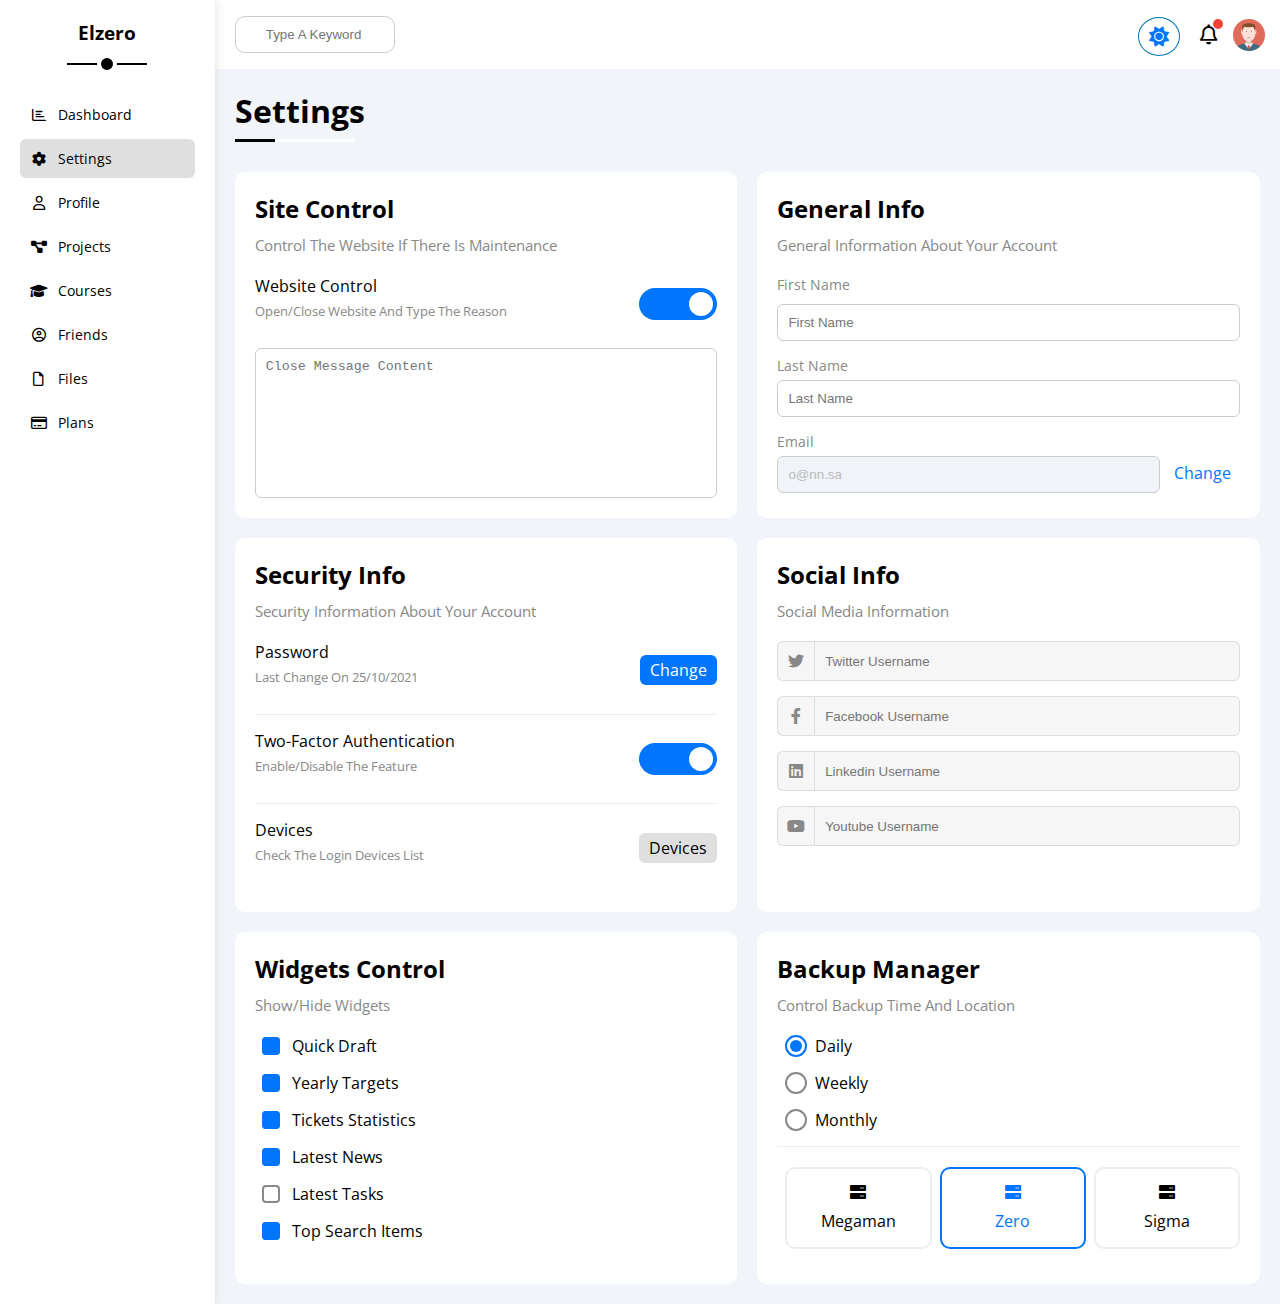
<file: settings.html>
<!DOCTYPE html>
<html lang="en">

<head>
    <meta charset="UTF-8" />
    <meta http-equiv="X-UA-Compatible" content="IE=edge" />
    <meta name="viewport" content="width=device-width, initial-scale=1.0" />
    <title>Settings</title>
    <link rel="stylesheet" href="css/all.min.css" />
    <link rel="stylesheet" href="css/freamwork.css" />
    <link rel="stylesheet" href="css/master.css" />
    <link rel="preconnect" href="https://fonts.googleapis.com" />
    <link rel="preconnect" href="https://fonts.gstatic.com" crossorigin />
    <link href="https://fonts.googleapis.com/css2?family=Open+Sans:wght@300;500&#038;display=swap" rel="stylesheet" />
</head>

<body>
    <div class="page d-flex">
        <div class="sidebar bg-white p-20 p-relative">
            <h3 class="p-relative txt-c mt-0">Elzero</h3>
            <ul>
                <li>
                    <a class="d-flex align-center fs-14 c-black rad-6 p-10" href="index.html">
                        <i class="fa-regular fa-chart-bar fa-fw"></i>
                        <span>Dashboard</span>
                    </a>
                </li>
                <li>
                    <a class="active d-flex align-center fs-14 c-black rad-6 p-10" href="settings.html">
                        <i class="fa-solid fa-gear fa-fw"></i>
                        <span>Settings</span>
                    </a>
                </li>
                <li>
                    <a class="d-flex align-center fs-14 c-black rad-6 p-10" href="profile.html">
                        <i class="fa-regular fa-user fa-fw"></i>
                        <span>Profile</span>
                    </a>
                </li>
                <li>
                    <a class="d-flex align-center fs-14 c-black rad-6 p-10" href="projects.html">
                        <i class="fa-solid fa-diagram-project fa-fw"></i>
                        <span>Projects</span>
                    </a>
                </li>
                <li>
                    <a class="d-flex align-center fs-14 c-black rad-6 p-10" href="courses.html">
                        <i class="fa-solid fa-graduation-cap fa-fw"></i>
                        <span>Courses</span>
                    </a>
                </li>
                <li>
                    <a class="d-flex align-center fs-14 c-black rad-6 p-10" href="friends.html">
                        <i class="fa-regular fa-circle-user fa-fw"></i>
                        <span>Friends</span>
                    </a>
                </li>
                <li>
                    <a class="d-flex align-center fs-14 c-black rad-6 p-10" href="files.html">
                        <i class="fa-regular fa-file fa-fw"></i>
                        <span>Files</span>
                    </a>
                </li>
                <li>
                    <a class="d-flex align-center fs-14 c-black rad-6 p-10" href="plans.html">
                        <i class="fa-regular fa-credit-card fa-fw"></i>
                        <span>Plans</span>
                    </a>
                </li>
            </ul>
        </div>
        <div class="content w-full">
            <!-- Start Head -->
            <div class="head bg-white p-15 between-flex">
                <div class="search p-relative">
                    <input class="p-10" type="search" placeholder="Type A Keyword" />
                </div>
                <div class="icons d-flex align-center">
                    <i class="fa-solid fa-sun fa-lg dark-theme"></i>
                    <span class="notification p-relative">
                        <i class="fa-regular fa-bell fa-lg"></i>
                    </span>
                    <img decoding="async" src="imgs/avatar.png" alt="" />
                </div>
            </div>
            <!-- End Head -->
            <h1 class="p-relative">Settings</h1>
            <div class="settings-page m-20 d-grid gap-20">
                <!-- Start Settings Box -->
                <div class="p-20 bg-white rad-10">
                    <h2 class="mt-0 mb-10">Site Control</h2>
                    <p class="mt-0 mb-20 c-grey fs-15">Control The Website If There Is Maintenance</p>
                    <div class="mb-15 between-flex">
                        <div>
                            <span>Website Control</span>
                            <p class="c-grey mt-5 mb-0 fs-13">Open/Close Website And Type The Reason</p>
                        </div>
                        <div>
                            <label>
                                <input class="toggle-checkbox" type="checkbox" checked />
                                <div class="toggle-switch"></div>
                            </label>
                        </div>
                    </div>
                    <textarea class="close-message p-10 rad-6 d-block w-full"
                        placeholder="Close Message Content"></textarea>
                </div>
                <!-- End Settings Box -->
                <!-- Start Settings Box -->
                <div class="p-20 bg-white rad-10">
                    <h2 class="mt-0 mb-10">General Info</h2>
                    <p class="mt-0 mb-20 c-grey fs-15">General Information About Your Account</p>
                    <div class="mb-15">
                        <label class="fs-14 c-grey d-block mb-10" for="first">First Name</label>
                        <input class="b-none border-ccc p-10 rad-6 d-block w-full" type="text" id="first"
                            placeholder="First Name" />
                    </div>
                    <div class="mb-15">
                        <label class="fs-14 c-grey d-block mb-5" for="last">Last Name</label>
                        <input class="b-none border-ccc p-10 rad-6 d-block w-full" id="last" type="text"
                            placeholder="Last Name" />
                    </div>
                    <div>
                        <label class="fs-14 c-grey d-block mb-5" for="email">Email</label>
                        <input class="email b-none border-ccc p-10 rad-6 w-full mr-10" id="email" type="email"
                            value="o@nn.sa" disabled />
                        <a class="c-blue" href="#">Change</a>
                    </div>
                </div>
                <!-- End Settings Box -->
                <!-- Start Settings Box -->
                <div class="p-20 bg-white rad-10">
                    <h2 class="mt-0 mb-10">Security Info</h2>
                    <p class="mt-0 mb-20 c-grey fs-15">Security Information About Your Account</p>
                    <div class="sec-box mb-15 between-flex">
                        <div>
                            <span>Password</span>
                            <p class="c-grey mt-5 mb-0 fs-13">Last Change On 25/10/2021</p>
                        </div>
                        <a class="button bg-blue c-white btn-shape" href="#">Change</a>
                    </div>
                    <div class="sec-box mb-15 between-flex">
                        <div>
                            <span>Two-Factor Authentication</span>
                            <p class="c-grey mt-5 mb-0 fs-13">Enable/Disable The Feature</p>
                        </div>
                        <label>
                            <input class="toggle-checkbox" type="checkbox" checked />
                            <div class="toggle-switch"></div>
                        </label>
                    </div>
                    <div class="sec-box between-flex">
                        <div>
                            <span>Devices</span>
                            <p class="c-grey mt-5 mb-0 fs-13">Check The Login Devices List</p>
                        </div>
                        <a class="bg-eee c-black btn-shape" href="#">Devices</a>
                    </div>
                </div>
                <!-- End Settings Box -->
                <!-- Start Settings Box -->
                <div class="social-boxes p-20 bg-white rad-10">
                    <h2 class="mt-0 mb-10">Social Info</h2>
                    <p class="mt-0 mb-20 c-grey fs-15">Social Media Information</p>
                    <div class="d-flex align-center mb-15">
                        <i class="fa-brands fa-twitter center-flex c-grey"></i>
                        <input class="w-full" type="text" placeholder="Twitter Username" />
                    </div>
                    <div class="d-flex align-center mb-15">
                        <i class="fa-brands fa-facebook-f center-flex c-grey"></i>
                        <input class="w-full" type="text" placeholder="Facebook Username" />
                    </div>
                    <div class="d-flex align-center mb-15">
                        <i class="fa-brands fa-linkedin center-flex c-grey"></i>
                        <input class="w-full" type="text" placeholder="Linkedin Username" />
                    </div>
                    <div class="d-flex align-center">
                        <i class="fa-brands fa-youtube center-flex c-grey"></i>
                        <input class="w-full" type="text" placeholder="Youtube Username" />
                    </div>
                </div>
                <!-- End Settings Box -->
                <!-- Start Settings Box -->
                <div class="widgets-control p-20 bg-white rad-10">
                    <h2 class="mt-0 mb-10">Widgets Control</h2>
                    <p class="mt-0 mb-20 c-grey fs-15">Show/Hide Widgets</p>
                    <div class="control d-flex align-center mb-15">
                        <input type="checkbox" id="one" checked />
                        <label for="one">Quick Draft</label>
                    </div>
                    <div class="control d-flex align-center mb-15">
                        <input type="checkbox" id="two" checked />
                        <label for="two">Yearly Targets</label>
                    </div>
                    <div class="control d-flex align-center mb-15">
                        <input type="checkbox" id="three" checked />
                        <label for="three">Tickets Statistics</label>
                    </div>
                    <div class="control d-flex align-center mb-15">
                        <input type="checkbox" id="four" checked />
                        <label for="four">Latest News</label>
                    </div>
                    <div class="control d-flex align-center mb-15">
                        <input type="checkbox" id="five" />
                        <label for="five">Latest Tasks</label>
                    </div>
                    <div class="control d-flex align-center mb-15">
                        <input type="checkbox" id="six" checked />
                        <label for="six">Top Search Items</label>
                    </div>
                </div>
                <!-- End Settings Box -->
                <!-- Start Settings Box -->
                <div class="backup-control p-20 bg-white rad-10">
                    <h2 class="mt-0 mb-10">Backup Manager</h2>
                    <p class="mt-0 mb-20 c-grey fs-15">Control Backup Time And Location</p>
                    <div class="date d-flex align-center mb-15">
                        <input type="radio" name="time" id="daily" checked />
                        <label for="daily">Daily</label>
                    </div>
                    <div class="date d-flex align-center mb-15">
                        <input type="radio" name="time" id="weekly" />
                        <label for="weekly">Weekly</label>
                    </div>
                    <div class="date d-flex align-center mb-15">
                        <input type="radio" name="time" id="monthly" />
                        <label for="monthly">Monthly</label>
                    </div>
                    <div class="servers d-flex align-center txt-c">
                        <input type="radio" name="servers" id="server-one" />
                        <div class="server mb-15 rad-10 w-full">
                            <label class="d-block m-15" for="server-one">
                                <i class="fa-solid fa-server d-block mb-10"></i>
                                Megaman
                            </label>
                        </div>
                        <input type="radio" name="servers" id="server-two" checked />
                        <div class="server mb-15 rad-10 w-full">
                            <label class="d-block m-15" for="server-two">
                                <i class="fa-solid fa-server d-block mb-10"></i>
                                Zero
                            </label>
                        </div>
                        <input type="radio" name="servers" id="server-three" />
                        <div class="server mb-15 rad-10 w-full">
                            <label class="d-block m-15" for="server-three">
                                <i class="fa-solid fa-server d-block mb-10"></i>
                                Sigma
                            </label>
                        </div>
                    </div>
                </div>
                <!-- End Settings Box -->
            </div>
        </div>
    </div>


    <script src="script.js"></script>
</body>

</html>
</file>
<file: css/freamwork.css>
:root {
    --blue-color: #0075ff;
    --blue-alt-color: #0d69d5;
    --orange-color: #f59e0b;
    --green-color: #22c55e;
    --red-color: #f44336;
    --grey-color: #888;
    --page-content-background:#f1f5f9;
    --white:#fff;
    --black:black;
    --bg-eee:#eee;
}
.darkModeTheme{
    --page-content-background:#36454F;
    --white:#111111;
    --black:#fff;
    --grey-color: #f0f0f0;
    --bg-eee:#c4c4c4;
}

/* Start Box */
.d-flex {
    display: flex;
}

.f-wrap {
    flex-wrap: wrap;
}

.align-center {
    align-items: center;
}

.space-between {
    justify-content: space-between;
}

.d-grid {
    display: grid;
}

.gap-20 {
    gap: 20px;
}

.d-block {
    display: block;
}

@media (max-width: 767px) {
    .block-mobile {
        display: block;
    }

    .hide-mobile {
        display: none;
    }
}

/* End Box */
/* Start Padding + Margin */
.p-10 {
    padding: 10px;
}

.p-15 {
    padding: 15px;
}

.p-20 {
    padding: 20px;
}

.pt-10 {
    padding-top: 10px;
}

.pt-15 {
    padding-top: 15px;
}

.pt-20 {
    padding-top: 20px;
}

.pb-10 {
    padding-bottom: 10px;
}

.pb-15 {
    padding-bottom: 15px;
}

.pb-20 {
    padding-bottom: 20px;
}

.pl-15 {
    padding-left: 15px;
}

.m-0 {
    margin: 0;
}

.m-15 {
    margin: 15px;
}

.m-20 {
    margin: 20px;
}

.mt-0 {
    margin-top: 0;
}

.mt-5 {
    margin-top: 5px;
}

.mt-10 {
    margin-top: 10px;
}

.mt-15 {
    margin-top: 15px;
}

.mt-20 {
    margin-top: 20px;
}

.mt-25 {
    margin-top: 25px;
}

.mr-10 {
    margin-right: 10px;
}

.mr-15 {
    margin-right: 15px;
}

.mb-5 {
    margin-bottom: 5px;
}

.mb-10 {
    margin-bottom: 10px;
}

.mb-15 {
    margin-bottom: 15px;
}

.mb-20 {
    margin-bottom: 20px;
}

.mb-25 {
    margin-bottom: 25px;
}

/* End Padding + Margin */
/* Start Color */
.c-black {
    color: var(--black);
}

.c-white {
    color: var(--white);
}

.c-grey {
    color: var(--grey-color);
}

.c-red {
    color: var(--red-color);
}

.c-green {
    color: var(--green-color);
}

.c-blue {
    color: var(--blue-color);
}

.c-orange {
    color: var(--orange-color);
}

.bg-red {
    background-color: var(--red-color);
}

.bg-green {
    background-color: var(--green-color);
}

.bg-blue {
    background-color: var(--blue-color);
}

.bg-orange {
    background-color: var(--orange-color);
}

.bg-white {
    background-color: var(--white);
}

.bg-eee {
    background-color: var(--bg-eee);
}

/* End Color */
/* Start Position */
.p-relative {
    position: relative;
}

.p-absolute {
    position: absolute;
}

/* End Position */
/* Start Font */
.txt-c {
    text-align: center;
}

.fs-13 {
    font-size: 13px;
}

.fs-14 {
    font-size: 14px;
}

.fs-15 {
    font-size: 15px;
}

.fs-25 {
    font-size: 25px;
}

.fw-bold {
    font-weight: bold;
}

@media (max-width: 767px) {
    .txt-c-mobile {
        text-align: center;
    }
}

/* End Font */
/* Start Border */
.rad-6 {
    border-radius: 6px;
}

.rad-10 {
    border-radius: 10px;
}

.rad-half {
    border-radius: 50%;
}

.b-none {
    border: none;
}

.border-ccc {
    border: 1px solid #ccc;
}

.border-eee {
    border: 1px solid #eee;
}

/* End Border */
/* Start Width + Height */
.w-full {
    width: 100%;
}

.w-100 {
    width: 100px;
}

.w-fit {
    width: fit-content;
}

.h-full {
    height: 100%;
}

.h-100 {
    height: 100px;
}

/* End Width + Height */
/* Start Components */
.center-flex {
    display: flex;
    align-items: center;
    justify-content: center;
}

.between-flex {
    display: flex;
    align-items: center;
    justify-content: space-between;
}

.btn-shape {
    padding: 4px 10px;
    border-radius: 6px;
}

/* End Components */
</file>
<file: css/master.css>
:root {
    --blue-color: #0075ff;
    --blue-alt-color: #0d69d5;
    --orange-color: #f59e0b;
    --green-color: #22c55e;
    --red-color: #f44336;
    --grey-color: #888;
    --page-content-background:#f1f5f9;
    --white:#fff;
    --black:black;
    --bg-eee:#dfdfdf;
}
.darkModeTheme{
    --page-content-background:#36454F;
    --white:#111111;
    --black:#fff;
    --grey-color: #f0f0f0;
    --bg-eee:#646464;
}

* {
    box-sizing: border-box;
}

body {
    font-family: "Open Sans", sans-serif;
    margin: 0;
}
.dark-theme{
    padding: 0 20px;
    cursor: pointer;
    border: 1px solid #0077b5;
    width: 40px;
    height: 39px;
    border-radius: 50%;
    position: relative;
    top: 2px;
    right: 20px;
    display: flex;
    justify-content: center;
    align-items: center;
    margin:0 auto;
    color: #0075ff;
}

*:focus {
    outline: none;
}

a {
    text-decoration: none;
}

ul {
    list-style: none;
    padding: 0;
}

::-webkit-scrollbar {
    width: 15px;
}

::-webkit-scrollbar-track {
    background-color: var(--white);
}

::-webkit-scrollbar-thumb {
    background-color: var(--blue-color);
}

::-webkit-scrollbar-thumb:hover {
    background-color: var(--blue-alt-color);
}

.page {
    background-color:var(--page-content-background) ;
    min-height: 100vh;
}

/* Start Sidebar */
.sidebar {
    width: 250px;
    box-shadow: 0 0 10px var(--bg-eee);
}

.sidebar>h3 {
    margin-bottom: 50px;
}

.sidebar>h3::before,
.sidebar>h3::after {
    content: "";
    background-color: var(--black);
    transform: translateX(-50%);
    position: absolute;
    left: 50%;
}

.sidebar>h3::before {
    width: 80px;
    height: 2px;
    bottom: -20px;
}

.sidebar>h3::after {
    bottom: -29px;
    width: 12px;
    height: 12px;
    border-radius: 50%;
    border: 4px solid var(--white);
}

.sidebar ul li a {
    transition: 0.3s;
    margin-bottom: 5px;
}

.sidebar ul li a:hover,
.sidebar ul li a.active {
    background-color: var(--bg-eee);
}

.sidebar ul li a span {
    font-size: 14px;
    margin-left: 10px;
}

@media (max-width: 767px) {
    .sidebar {
        width: 58px;
        padding: 10px;
    }

    .sidebar>h3 {
        font-size: 13px;
        margin-bottom: 15px;
    }

    .sidebar>h3::before,
    .sidebar>h3::after {
        display: none;
    }

    .sidebar ul li a span {
        display: none;
    }
}

/* End Sidebar */
/* Start Content */
.content {
    overflow: hidden;
}

.head .search::before {
    font-family: var(--fa-style-family-classic);
    content: "\f002";
    font-weight: 900;
    position: absolute;
    left: 15px;
    top: 50%;
    transform: translateY(-50%);
    font-size: 14px;
    color: var(--grey-color);
}

.head .search input {
    border: 1px solid #ccc;
    border-radius: 10px;
    margin-left: 5px;
    padding-left: 30px;
    width: 160px;
    transition: width 0.3s;
}

.head .search input:focus {
    width: 200px;
}

.head .search input:focus::placeholder {
    opacity: 0;
}

.head .icons .notification::before {
    content: "";
    position: absolute;
    width: 10px;
    height: 10px;
    background-color: var(--red-color);
    border-radius: 50%;
    right: -5px;
    top: -5px;
}

.head .icons img {
    width: 32px;
    height: 32px;
    margin-left: 15px;
}

.page h1 {
    margin: 20px 20px 40px;
}

.page h1::before,
.page h1::after {
    content: "";
    height: 3px;
    position: absolute;
    bottom: -10px;
    left: 0;
}

.page h1::before {
    background-color: var(--white);
    width: 120px;
}

.page h1::after {
    background-color: var(--black);
    width: 40px;
}

.wrapper {
    grid-template-columns: repeat(auto-fill, minmax(350px, 1fr));
    margin-left: 20px;
    margin-right: 20px;
    margin-bottom: 20px;
}

@media (max-width: 767px) {
    .wrapper {
        grid-template-columns: minmax(200px, 1fr);
        margin-left: 10px;
        margin-right: 10px;
        gap: 10px;
    }
}

/* End Content */
/* Start Welcome Widget */
.welcome {
    overflow: hidden;
}

.welcome .intro img {
    width: 200px;
    margin-bottom: -10px;
}

.welcome .avatar {
    width: 64px;
    height: 64px;
    border: 2px solid white;
    border-radius: 50%;
    padding: 2px;
    box-shadow: 0 0 5px #ddd;
    margin-left: 20px;
    margin-top: -32px;
}

.welcome .body {
    border-top: 1px solid #eee;
    border-bottom: 1px solid #eee;
}

.welcome .body>div {
    flex: 1;
}

.welcome .visit {
    margin: 0 15px 15px auto;
    transition: 0.3s;
}

.welcome .visit:hover {
    background-color: var(--blue-alt-color);
}

@media (max-width: 767px) {
    .welcome .intro {
        padding-bottom: 30px;
    }

    .welcome .avatar {
        margin-left: 0;
    }

    .welcome .body>div:not(:last-child) {
        margin-bottom: 20px;
    }
}

/* End Welcome Widget */
/* Start Quick Draft Widget */
.quick-draft textarea {
    resize: none;
    min-height: 180px;
}

.quick-draft .save {
    margin-left: auto;
    transition: 0.3s;
    cursor: pointer;
}

.quick-draft .save:hover {
    background-color: var(--blue-alt-color);
}

/* End Quick Draft Widget */
/* Start Targets */
.targets .target-row .icon {
    width: 80px;
    height: 80px;
    margin-right: 15px;
}

.targets .details {
    flex: 1;
}

.targets .details .progress {
    height: 4px;
}

.targets .details .progress>span {
    position: absolute;
    left: 0;
    top: 0;
    height: 100%;
}

.targets .details .progress>span span {
    position: absolute;
    bottom: 16px;
    right: -16px;
    color: white;
    padding: 2px 5px;
    border-radius: 6px;
    font-size: 13px;
}

.targets .details .progress>span span::after {
    content: "";
    border-color: transparent;
    border-width: 5px;
    border-style: solid;
    position: absolute;
    bottom: -10px;
    left: 50%;
    transform: translateX(-50%);
}

.targets .details .progress>.blue span::after {
    border-top-color: var(--blue-color);
}

.targets .details .progress>.orange span::after {
    border-top-color: var(--orange-color);
}

.targets .details .progress>.green span::after {
    border-top-color: var(--green-color);
}

.blue .icon,
.blue .progress {
    background-color: rgb(0 117 255 / 20%);
}

.orange .icon,
.orange .progress {
    background-color: rgb(245 158 11 / 20%);
}

.green .icon,
.green .progress {
    background-color: rgb(34 197 94 / 20%);
}

/* End Targets */
/* Start Tickets */
.tickets .box {
    border: 1px solid #ccc;
    width: calc(50% - 10px);
}

@media (max-width: 767px) {
    .tickets .box {
        width: 100%;
    }
}

/* End Tickets */
/* Start Latest News */
.latest-news .news-row:not(:last-of-type) {
    margin-bottom: 20px;
    padding-bottom: 20px;
    border-bottom: 1px solid #eee;
}

.latest-news .news-row img {
    width: 100px;
    border-radius: 6px;
    margin-right: 15px;
}

.latest-news .info {
    flex-grow: 1;
}

.latest-news .info h3 {
    margin: 0 0 6px;
    font-size: 16px;
}

@media (max-width: 767px) {
    .latest-news .news-row {
        display: block;
    }

    .latest-news .news-row .label {
        margin: 10px auto;
        width: fit-content;
    }
}

/* End Latest News */
/* Start Tasks */
.tasks .task-row:not(:last-of-type) {
    margin-bottom: 15px;
    padding-bottom: 15px;
    border-bottom: 1px solid #eee;
}

.tasks .info {
    flex-grow: 1;
}

.tasks .done {
    opacity: 0.3;
}

.tasks .done h3,
.tasks .done p {
    text-decoration: line-through;
}

.tasks .delete {
    cursor: pointer;
    transition: 0.3s;
}

.tasks .delete:hover {
    color: var(--red-color);
}

/* End Tasks */
/* Start Latest Uploads */
.latest-uploads ul li:not(:last-child) {
    border-bottom: 1px solid #eee;
}

.latest-uploads ul li img {
    width: 40px;
    height: 40px;
}

/* End Latest Uploads */
/* Start Last Project */
.last-project ul::before {
    content: "";
    position: absolute;
    left: 11px;
    width: 2px;
    height: 100%;
    background-color: var(--blue-color);
}

.last-project ul li::before {
    content: "";
    width: 20px;
    height: 20px;
    display: block;
    border-radius: 50%;
    background-color: white;
    border: 2px solid white;
    outline: 2px solid var(--blue-color);
    margin-right: 15px;
    z-index: 1;
}

.last-project ul li.done::before {
    background-color: var(--blue-color);
}

.last-project ul li.current::before {
    animation: change-color 0.8s infinite alternate;
}

.last-project .launch-icon {
    position: absolute;
    width: 160px;
    right: 0;
    bottom: 0;
    opacity: 0.1;
}

/* End Last Project */
/* Start Reminders */
.reminders ul li .key {
    width: 15px;
    height: 15px;
}

.reminders ul li>.blue {
    border-left: 2px solid var(--blue-color);
}

.reminders ul li>.green {
    border-left: 2px solid var(--green-color);
}

.reminders ul li>.orange {
    border-left: 2px solid var(--orange-color);
}

.reminders ul li>.red {
    border-left: 2px solid var(--red-color);
}

/* End Reminders */
/* Start Latest Post */
.latest-post .avatar {
    width: 48px;
    height: 48px;
}

.latest-post .post-content {
    text-transform: capitalize;
    line-height: 1.8;
    border-top: 1px solid #eee;
    border-bottom: 1px solid #eee;
    min-height: 140px;
}

/* End Latest Post */
/* Start Social Media */
.social-media .box {
    padding-left: 70px;
}

.social-media .box i {
    position: absolute;
    left: 0;
    top: 0;
    width: 52px;
    transition: 0.3s;
}

.social-media .box i:hover {
    transform: rotate(5deg);
}

.social-media .twitter {
    background-color: rgb(29 161 242 / 20%);
    color: #1da1f2;
}

.social-media .twitter i,
.social-media .twitter a {
    background-color: #1da1f2;
}

.social-media .facebook {
    background-color: rgb(24 119 242 / 20%);
    color: #1da1f2;
}

.social-media .facebook i,
.social-media .facebook a {
    background-color: #1877f2;
}

.social-media .youtube {
    background-color: rgb(255 0 0 / 20%);
    color: #ff0000;
}

.social-media .youtube i,
.social-media .youtube a {
    background-color: #ff0000;
}

.social-media .linkedin {
    background-color: rgb(0 119 181 / 20%);
    color: #0077b5;
}

.social-media .linkedin i,
.social-media .linkedin a {
    background-color: #0077b5;
}

/* End Social Media */
/* Start Projects Table */
.projects .responsive-table {
    overflow-x: auto;
}

.projects table {
    min-width: 1000px;
    border-spacing: 0;
}

.projects thead td {
    background-color: #eee;
    font-weight: bold;
}

.projects table td {
    padding: 15px;
}

.projects tbody td {
    border-bottom: 1px solid #eee;
    border-left: 1px solid #eee;
    transition: 0.3s;
}

.projects table tbody tr td:last-child {
    border-right: 1px solid #eee;
}

.projects tbody tr:hover td {
    background-color: #faf7f7;
}

.projects table img {
    width: 32px;
    height: 32px;
    border-radius: 50%;
    padding: 2px;
    background-color: white;
}

.projects table img:not(:first-child) {
    margin-left: -20px;
}

.projects table .label {
    font-size: 13px;
}

/* End Projects Table */
/* Start Settings */
.settings-page {
    grid-template-columns: repeat(auto-fill, minmax(500px, 1fr));
}

@media (max-width: 767px) {
    .settings-page {
        grid-template-columns: minmax(100px, 1fr);
        margin-left: 10px;
        margin-right: 10px;
        gap: 10px;
    }
}

.settings-page .close-message {
    border: 1px solid #ccc;
    resize: none;
    min-height: 150px;
}

.settings-page .email {
    display: inline-flex;
    width: calc(100% - 80px);
}

.settings-page .sec-box {
    padding-bottom: 15px;
}

.settings-page .sec-box:not(:last-of-type) {
    border-bottom: 1px solid #eee;
}

.settings-page .sec-box .button {
    transition: 0.3s;
}

.settings-page .sec-box .button:hover {
    background-color: var(--blue-alt-color);
}

.settings-page .social-boxes i {
    width: 40px;
    height: 40px;
    background-color: #f6f6f6;
    border: 1px solid #ddd;
    border-right: none;
    border-radius: 6px 0 0 6px;
    transition: 0.3s;
}

.settings-page .social-boxes input {
    height: 40px;
    background-color: #f6f6f6;
    border: 1px solid #ddd;
    padding-left: 10px;
    border-radius: 0 6px 6px 0;
}

.settings-page .social-boxes>div:focus-within i {
    color: black;
}

.widgets-control .control input[type="checkbox"] {
    -webkit-appearance: none;
    appearance: none;
}

.widgets-control .control label {
    padding-left: 30px;
    cursor: pointer;
    position: relative;
}

.widgets-control .control label::before,
.widgets-control .control label::after {
    position: absolute;
    left: 0;
    top: 50%;
    margin-top: -9px;
    border-radius: 4px;
}

.widgets-control .control label::before {
    content: "";
    width: 14px;
    height: 14px;
    border: 2px solid var(--grey-color);
}

.widgets-control .control label:hover::before {
    border-color: var(--blue-alt-color);
}

.widgets-control .control label::after {
    font-family: var(--fa-style-family-classic);
    content: "\f00c";
    font-weight: 900;
    background-color: var(--blue-color);
    color: white;
    font-size: 12px;
    width: 18px;
    height: 18px;
    display: flex;
    justify-content: center;
    align-items: center;
    transform: scale(0) rotate(360deg);
    transition: 0.3s;
}

.widgets-control .control input[type="checkbox"]:checked+label::after {
    transform: scale(1);
}

.backup-control input[type="radio"] {
    -webkit-appearance: none;
    appearance: none;
}

.backup-control .date label {
    padding-left: 30px;
    cursor: pointer;
    position: relative;
}

.backup-control .date label::before {
    content: "";
    position: absolute;
    top: 50%;
    left: 0;
    margin-top: -11px;
    width: 18px;
    height: 18px;
    border: 2px solid var(--grey-color);
    border-radius: 50%;
}

.backup-control .date label::after {
    content: "";
    position: absolute;
    left: 5px;
    top: 5px;
    width: 12px;
    height: 12px;
    background: var(--blue-color);
    border-radius: 50%;
    transition: 0.3s;
    transform: scale(0);
}

.backup-control .date input[type="radio"]:checked+label::before {
    border-color: var(--blue-color);
}

.backup-control .date input[type="radio"]:checked+label::after {
    transform: scale(1);
}

.backup-control .servers {
    border-top: 1px solid #eee;
    padding-top: 20px;
}

@media (max-width: 767px) {
    .backup-control .servers {
        flex-wrap: wrap;
    }
}

.backup-control .servers .server {
    border: 2px solid #eee;
    position: relative;
}

.backup-control .servers .server label {
    cursor: pointer;
}

.backup-control .servers input[type="radio"]:checked+.server {
    border-color: var(--blue-color);
    color: var(--blue-color);
}

.toggle-checkbox {
    -webkit-appearance: none;
    appearance: none;
    display: none;
}

.toggle-switch {
    background-color: #ccc;
    width: 78px;
    height: 32px;
    border-radius: 16px;
    position: relative;
    transition: 0.3s;
    cursor: pointer;
}

.toggle-switch::before {
    font-family: var(--fa-style-family-classic);
    content: "\f00d";
    font-weight: 900;
    background-color: white;
    width: 24px;
    height: 24px;
    position: absolute;
    border-radius: 50%;
    top: 4px;
    left: 4px;
    display: flex;
    justify-content: center;
    align-items: center;
    color: #aaa;
    transition: 0.3s;
}

.toggle-checkbox:checked+.toggle-switch {
    background-color: var(--blue-color);
}

.toggle-checkbox:checked+.toggle-switch::before {
    content: "\f00c";
    left: 50px;
    color: var(--blue-color);
}

.settings-page :disabled {
    cursor: no-drop;
    background-color: #f0f4f8;
    color: #bbb;
}

/* End Settings */
/* Start Profile Page */
@media (max-width: 767px) {
    .profile-page .overview {
        flex-direction: column;
    }
}

.profile-page .avatar-box {
    width: 300px;
}

@media (min-width: 768px) {
    .profile-page .avatar-box {
        border-right: 1px solid #eee;
    }
}

.profile-page .avatar-box>img {
    width: 120px;
    height: 120px;
}

.profile-page .avatar-box .level {
    height: 6px;
    overflow: hidden;
    margin: auto;
    width: 70%;
}

.profile-page .avatar-box .level span {
    position: absolute;
    left: 0;
    top: 0;
    height: 100%;
    background-color: var(--blue-color);
    border-radius: 6px;
}

.profile-page .info-box .box {
    flex-wrap: wrap;
    border-bottom: 1px solid #eee;
    transition: 0.3s;
}

.profile-page .info-box .box:hover {
    background-color: #f9f9f9;
}

.profile-page .info-box .box>div {
    min-width: 250px;
    padding: 10px 0 0;
}

.profile-page .info-box h4 {
    font-weight: normal;
}

/* Start Training Code */
.profile-page .info-box .toggle-switch {
    height: 20px;
}

@media (max-width: 767px) {
    .profile-page .info-box .toggle-switch {
        margin: auto;
    }
}

.profile-page .info-box .toggle-switch::before {
    width: 12px;
    height: 12px;
    font-size: 8px;
}

.profile-page .info-box .toggle-checkbox:checked+.toggle-switch::before {
    left: 62px;
}

/* End Training Code */
@media (max-width: 767px) {
    .profile-page .other-data {
        flex-direction: column;
    }
}

.profile-page .skills-card {
    flex-grow: 1;
}

.profile-page .skills-card ul li {
    padding: 15px 0;
}

.profile-page .skills-card ul li:not(:last-child) {
    border-bottom: 1px solid #eee;
}

.profile-page .skills-card ul li span {
    display: inline-flex;
    padding: 4px 10px;
    background-color: #eee;
    border-radius: 6px;
    font-size: 14px;
}

.profile-page .skills-card ul li span:not(:last-child) {
    margin-right: 5px;
}

.profile-page .activities {
    flex-grow: 2;
}

.profile-page .activity:not(:last-of-type) {
    border-bottom: 1px solid #eee;
    padding-bottom: 20px;
    margin-bottom: 20px;
}

.profile-page .activity img {
    width: 64px;
    height: 64px;
    margin-right: 10px;
}

@media (min-width: 768px) {
    .profile-page .activity .date {
        margin-left: auto;
        text-align: right;
    }
}

@media (max-width: 767px) {
    .profile-page .activity {
        flex-direction: column;
    }

    .profile-page .activity img {
        margin-right: 0;
        margin-bottom: 15px;
    }

    .profile-page .activity .date {
        margin-top: 15px;
    }
}

/* End Profile Page */
/* Start Projects Page */
.projects-page {
    grid-template-columns: repeat(auto-fill, minmax(500px, 1fr));
}

@media (max-width: 767px) {
    .projects-page {
        grid-template-columns: minmax(200px, 1fr);
        margin-left: 10px;
        margin-right: 10px;
        gap: 10px;
    }
}

.projects-page .project .date {
    position: absolute;
    right: 10px;
    top: 10px;
}

.projects-page .project h4 {
    font-weight: normal;
}

.projects-page .project .team {
    position: relative;
    min-height: 80px;
}

.projects-page .project .team a {
    position: absolute;
    left: 0;
    bottom: 0;
}

.projects-page .project .team a:nth-child(2) {
    left: 25px;
}

.projects-page .project .team a:nth-child(3) {
    left: 50px;
}

.projects-page .project .team a:nth-child(4) {
    left: 75px;
}

.projects-page .project .team a:nth-child(5) {
    left: 100px;
}

.projects-page .project .team a:hover {
    z-index: 1000;
}

.projects-page .project .team img {
    width: 40px;
    height: 40px;
    border-radius: 50%;
    border: 2px solid white;
}

.projects-page .project .do {
    justify-content: flex-end;
    border-top: 1px solid #eee;
    padding-top: 15px;
    margin-top: 15px;
}

@media (max-width: 767px) {
    .projects-page .project .do {
        flex-direction: column;
    }
}

.projects-page .project .do span {
    padding: 3px 8px;
    margin-left: 5px;
    width: fit-content;
}

@media (max-width: 767px) {
    .projects-page .project .do span:not(:last-child) {
        margin-bottom: 15px;
    }
}

.projects-page .project .info {
    border-top: 1px solid #eee;
    margin-top: 15px;
    padding-top: 15px;
}

@media (max-width: 767px) {
    .projects-page .project .info {
        flex-direction: column;
    }
}

.projects-page .project .prog {
    height: 8px;
    width: 260px;
    position: relative;
    border-radius: 6px;
}

@media (max-width: 767px) {
    .projects-page .project .prog {
        margin-bottom: 15px;
    }
}

.projects-page .project .prog span {
    position: absolute;
    left: 0;
    top: 0;
    height: 100%;
    border-radius: 6px;
}

/* End Projects Page */
/* Start Courses Page */
.courses-page {
    grid-template-columns: repeat(auto-fill, minmax(300px, 1fr));
}

@media (max-width: 767px) {
    .courses-page {
        grid-template-columns: minmax(200px, 1fr);
        margin-left: 10px;
        margin-right: 10px;
        gap: 10px;
    }
}

.courses-page .course {
    overflow: hidden;
}

.courses-page .course .cover {
    max-width: 100%;
}

.courses-page .course .instructor {
    position: absolute;
    width: 64px;
    height: 64px;
    border-radius: 50%;
    top: 20px;
    left: 20px;
    border: 2px solid white;
}

.courses-page .course .description {
    line-height: 1.6;
}

.courses-page .course .info {
    border-top: 1px solid #eee;
    font-size: 13px;
}

.courses-page .course .info .title {
    position: absolute;
    top: -13px;
    left: 50%;
    transform: translateX(-50%);
    font-size: 13px;
}

/* End Courses Page */
/* Start Friends Page */
.friends-page {
    grid-template-columns: repeat(auto-fill, minmax(300px, 1fr));
}

@media (max-width: 767px) {
    .friends-page {
        grid-template-columns: minmax(200px, 1fr);
        margin-left: 10px;
        margin-right: 10px;
        gap: 10px;
    }
}

.friends-page .contact {
    position: absolute;
    left: 10px;
    top: 10px;
}

.friends-page .contact i {
    background-color: #eee;
    padding: 10px;
    border-radius: 50%;
    color: #666;
    font-size: 13px;
    cursor: pointer;
    transition: 0.3s;
}

.friends-page .contact i:hover {
    background-color: var(--blue-color);
    color: white;
}

.friends-page .friend .icons {
    border-top: 1px solid #eee;
    border-bottom: 1px solid #eee;
    margin-top: 15px;
    margin-bottom: 15px;
    padding-top: 15px;
    padding-bottom: 15px;
}

.friends-page .friend .icons i {
    margin-right: 5px;
}

.friends-page .friend .icons .vip {
    position: absolute;
    right: 0;
    top: 50%;
    transform: translateY(-50%);
    font-size: 40px;
    opacity: 0.2;
}

/* End Friends Page */
/* Start Files Page */
.files-page {
    flex-direction: row-reverse;
    align-items: flex-start;
}

@media (max-width: 767px) {
    .files-page {
        flex-direction: column;
        align-items: normal;
    }
}

.files-page .files-stats {
    min-width: 260px;
}

.files-page .files-stats .icon {
    width: 40px;
    height: 40px;
    margin-right: 10px;
}

.files-page .files-stats .size {
    margin-left: auto;
}

.files-page .files-stats .blue {
    background-color: rgb(0 117 255 / 20%);
}

.files-page .files-stats .green {
    background-color: rgb(34 197 94 / 20%);
}

.files-page .files-stats .red {
    background-color: rgb(244 67 54 / 20%);
}

.files-page .files-stats .orange {
    background-color: rgb(245 158 11 / 20%);
}

.files-page .files-stats .upload {
    margin: 15px auto 0;
    padding: 10px 15px;
    transition: 0.3s;
}

.files-page .files-stats .upload:hover {
    background-color: var(--blue-alt-color);
}

.files-page .files-stats .upload:hover i {
    animation: go-up 0.8s infinite;
}

.files-page .files-content {
    flex: 1;
    grid-template-columns: repeat(auto-fill, minmax(200px, 1fr));
}

.files-page .files-content img {
    width: 64px;
    height: 64px;
    transition: 0.3s;
}

.files-page .files-content .file:hover img {
    transform: rotate(5deg);
}

.files-page .files-content .info {
    border-top: 1px solid #eee;
}

/* End Files Page */
/* Start Plans Page */
.plans-page {
    grid-template-columns: repeat(auto-fill, minmax(450px, 1fr));
}

@media (max-width: 767px) {
    .plans-page {
        grid-template-columns: minmax(250px, 1fr);
        margin-left: 10px;
        margin-right: 10px;
        gap: 10px;
    }
}

.plans-page .plan .top {
    border: 3px solid white;
    outline: 3px solid transparent;
}

.plans-page .plan.green .top {
    outline-color: var(--green-color);
}

.plans-page .plan.blue .top {
    outline-color: var(--blue-color);
}

.plans-page .plan.orange .top {
    outline-color: var(--orange-color);
}

.plans-page .plan .price {
    position: relative;
    font-size: 40px;
    width: fit-content;
    margin: auto;
}

.plans-page .plan .price span {
    position: absolute;
    left: -20px;
    top: 0;
    font-size: 25px;
}

.plans-page .plan ul li {
    padding: 15px 0;
    display: flex;
    align-items: center;
    font-size: 15px;
    border-bottom: 1px solid #eee;
}

.plans-page .plan ul li .yes {
    color: var(--green-color);
}

.plans-page .plan ul li i:not(.yes, .help) {
    color: var(--red-color);
}

.plans-page .plan ul li i:first-child {
    font-size: 18px;
    margin-right: 5px;
}

.plans-page .plan ul li .help {
    color: var(--grey-color);
    margin-left: auto;
    cursor: pointer;
}

/* End Plans Page */
/* Start Animation */
@keyframes change-color {
    from {
        background-color: var(--blue-color);
    }

    to {
        background-color: white;
    }
}

@keyframes go-up {

    0%,
    100% {
        transform: translateY(0);
    }

    50% {
        transform: translateY(-5px);
    }
}

/* End Animation */
</file>
